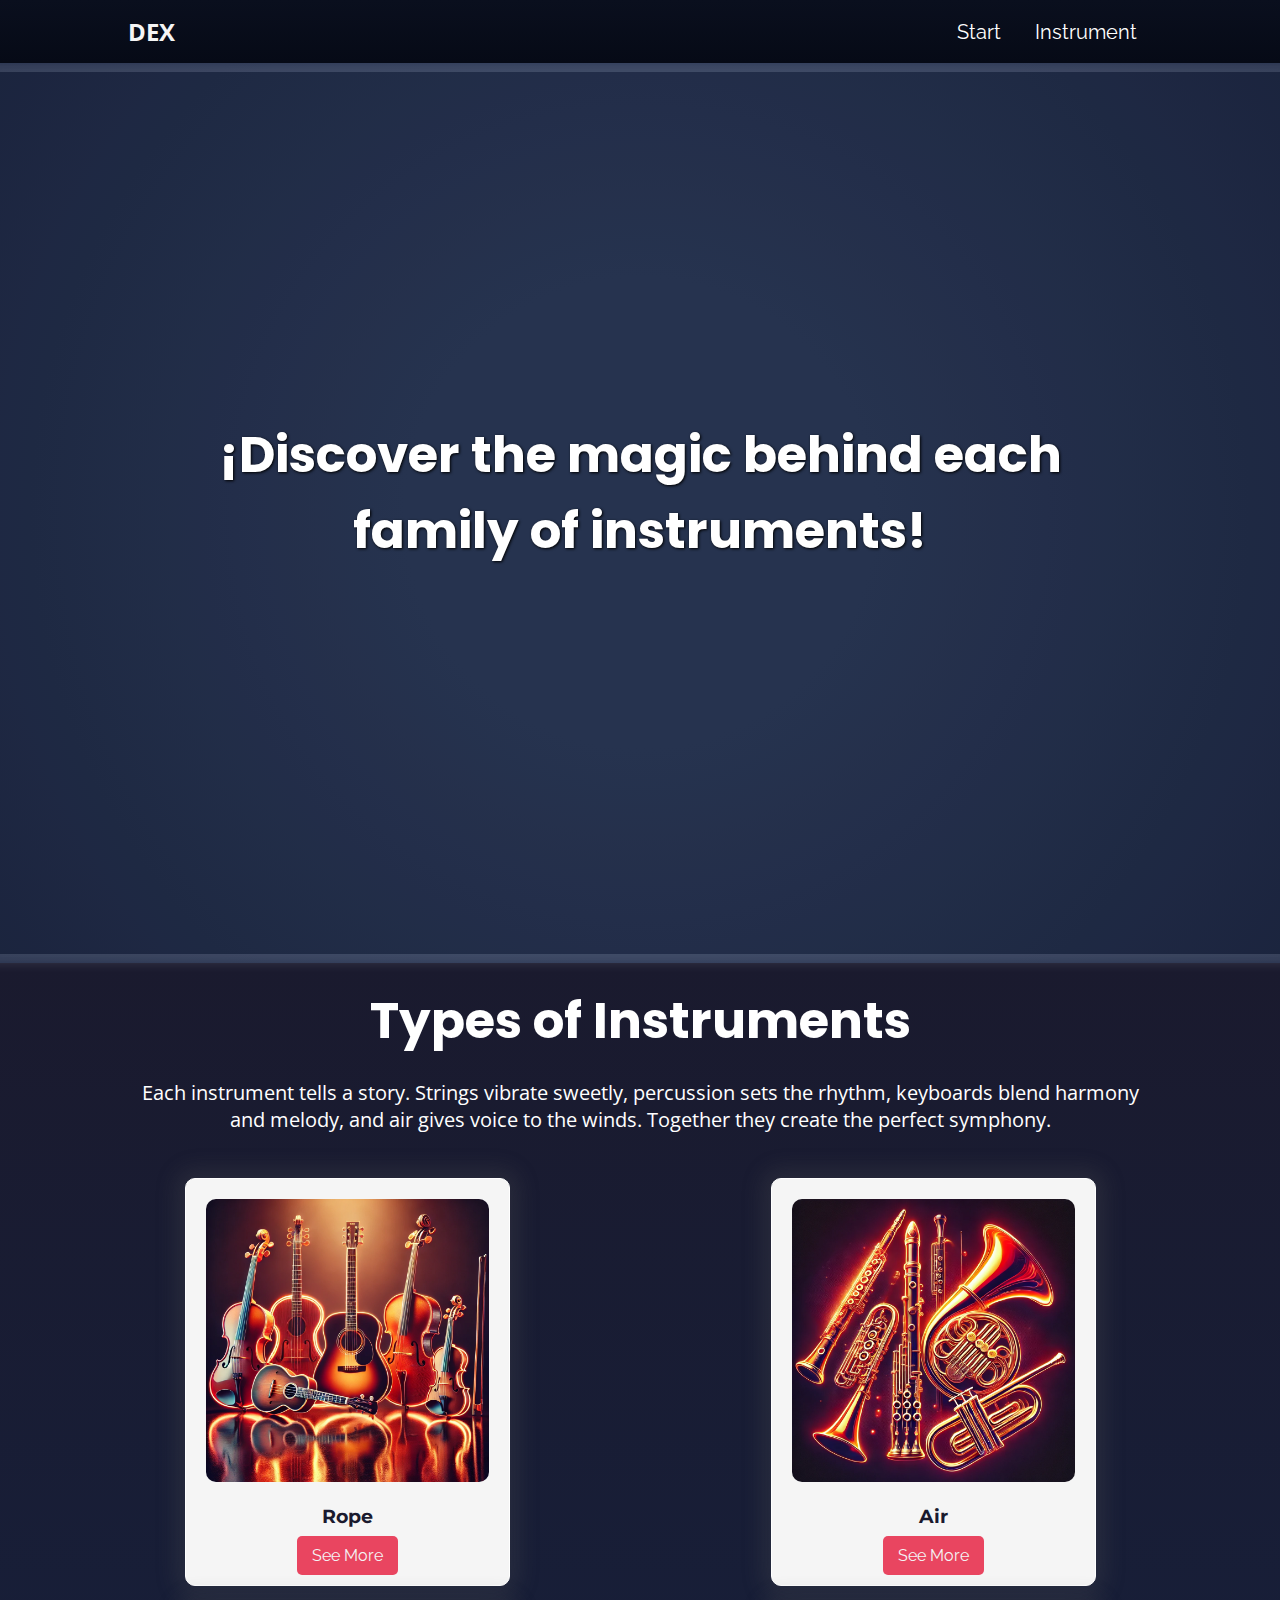
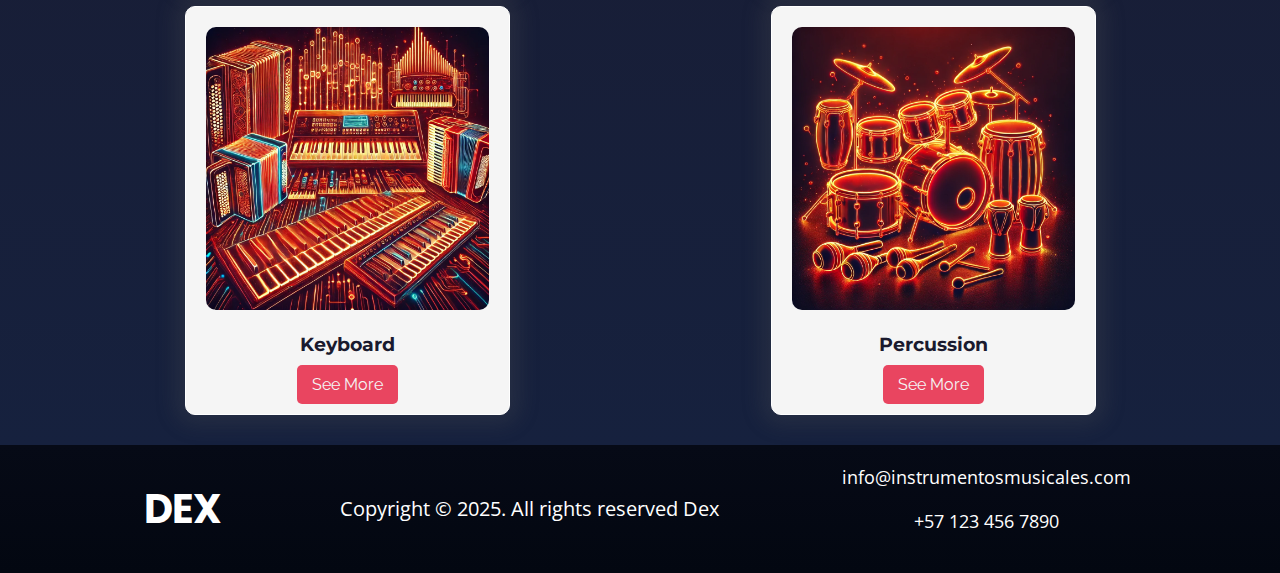
<file: index.html>
<!DOCTYPE html>
<html lang="en">

<head>
  <meta charset="UTF-8">
  <meta name="viewport" content="width=device-width, initial-scale=1.0">
  <title>Proyecto</title>
  <link rel="stylesheet" href="/css/index_style.css">
  <link rel="stylesheet" href="/css/style_global.css">
  <link rel="stylesheet" href="https://cdnjs.cloudflare.com/ajax/libs/animate.css/4.1.1/animate.min.css"/>

  <link rel="stylesheet" href="https://maxst.icons8.com/vue-static/landings/line-awesome/line-awesome/1.3.0/css/line-awesome.min.css">
</head>

<body>
  <nav>
    <div class="con_nav">
      <div class="texto_nav">
        <p class="nombre_nav">DEX</p>
      </div>
      <div class="links">
        <a class="link1" href="/html/index.html">Start</a>
        <a class="link2" href="#seccion2">Instrument</a>
      </div>
    </div>
  </nav>


  <div class="contenedor_princ">

    <!-- contenedor que contendra la informacion de bienvenida -->
    <div class="seccion1">
      <div class="cont1">
        <span class="titulo_sec1  animate__animated animate__bounceInLeft">
          <h1>¡Discover the magic behind each family of instruments!</h1>
        </span>
        <span class="animate__animated animate__backInLeft">
          <a href="#seccion2" class="las la-arrow-down"></a>
        </span>
      </div>
    </div>

    <!-- contenedor que contiene el texto sobre los instrumentos aver -->

    <div id="seccion2" class="seccion2">
      <div class="titulo_sec2">
        <h1>Types of Instruments</h1>
      </div>
      <div class="info_2">
        <p>Each instrument tells a story. Strings vibrate sweetly, percussion sets the rhythm, keyboards blend harmony
          and melody, and air gives voice to the winds. Together they create the perfect symphony.
        </p>
      </div>
      <div class="contenedor-cards">
        <div class="card animate__animated animate__fadeIn">
          <img class="imgen-card" src="/img/CUERDA.jpg" alt="Guitarra" />
          <div class="item">
            <h3>Rope</h3>
            <a href="/html/cuerda.html" class="boton">See More</a>
          </div>
        </div>
        <div class="card">
          <img class="imgen-card" src="/img/AIRE.jpg" alt="Trompeta" />
          <div class="item">
            <h3>Air</h3>
            <a href="/html/aire.html" class="boton">See More</a>
          </div>
        </div>
        <div class="card">
          <img class="imgen-card" src="/img/TECLADO.jpg" alt="Piano" />
          <div class="item">
            <h3>Keyboard</h3>
            <a href="/html/teclado.html" class="boton">See More</a>
          </div>
        </div>
        <div class="card">
          <img class="imgen-card" src="/img/PERCUSION.jpg" alt="Batería" />
          <div class="item">
            <h3>Percussion</h3>
            <a href="/html/percusion.html" class="boton">See More</a>
          </div>
        </div>
      </div>
    </div>


    <!--footer-->

    <footer>
      <div class="contenido_footer">
        <h1>DEX</h1>
        <div class="copy">
          <p>Copyright © 2025. All rights reserved Dex</p>
        </div>
        <div class="link_footer">
          <div class="contacto">
            <a class="las la-envelope">
              <p>info@instrumentosmusicales.com</p>
            </a>
            <a class="las la-phone">
              <p>+57 123 456 7890</p>
            </a>
          </div>
          <div class="redes">
            <a href="" class="lab la-instagram"></a>
            <a href="" class="lab la-facebook"></a>
            <a href="" class="lab la-twitter"></a>
            <a href="" class="lab la-youtube"></a>
          </div>
        </div>
      </div>
  </div>
  </footer>

  </div>
</body>

</html>
</file>
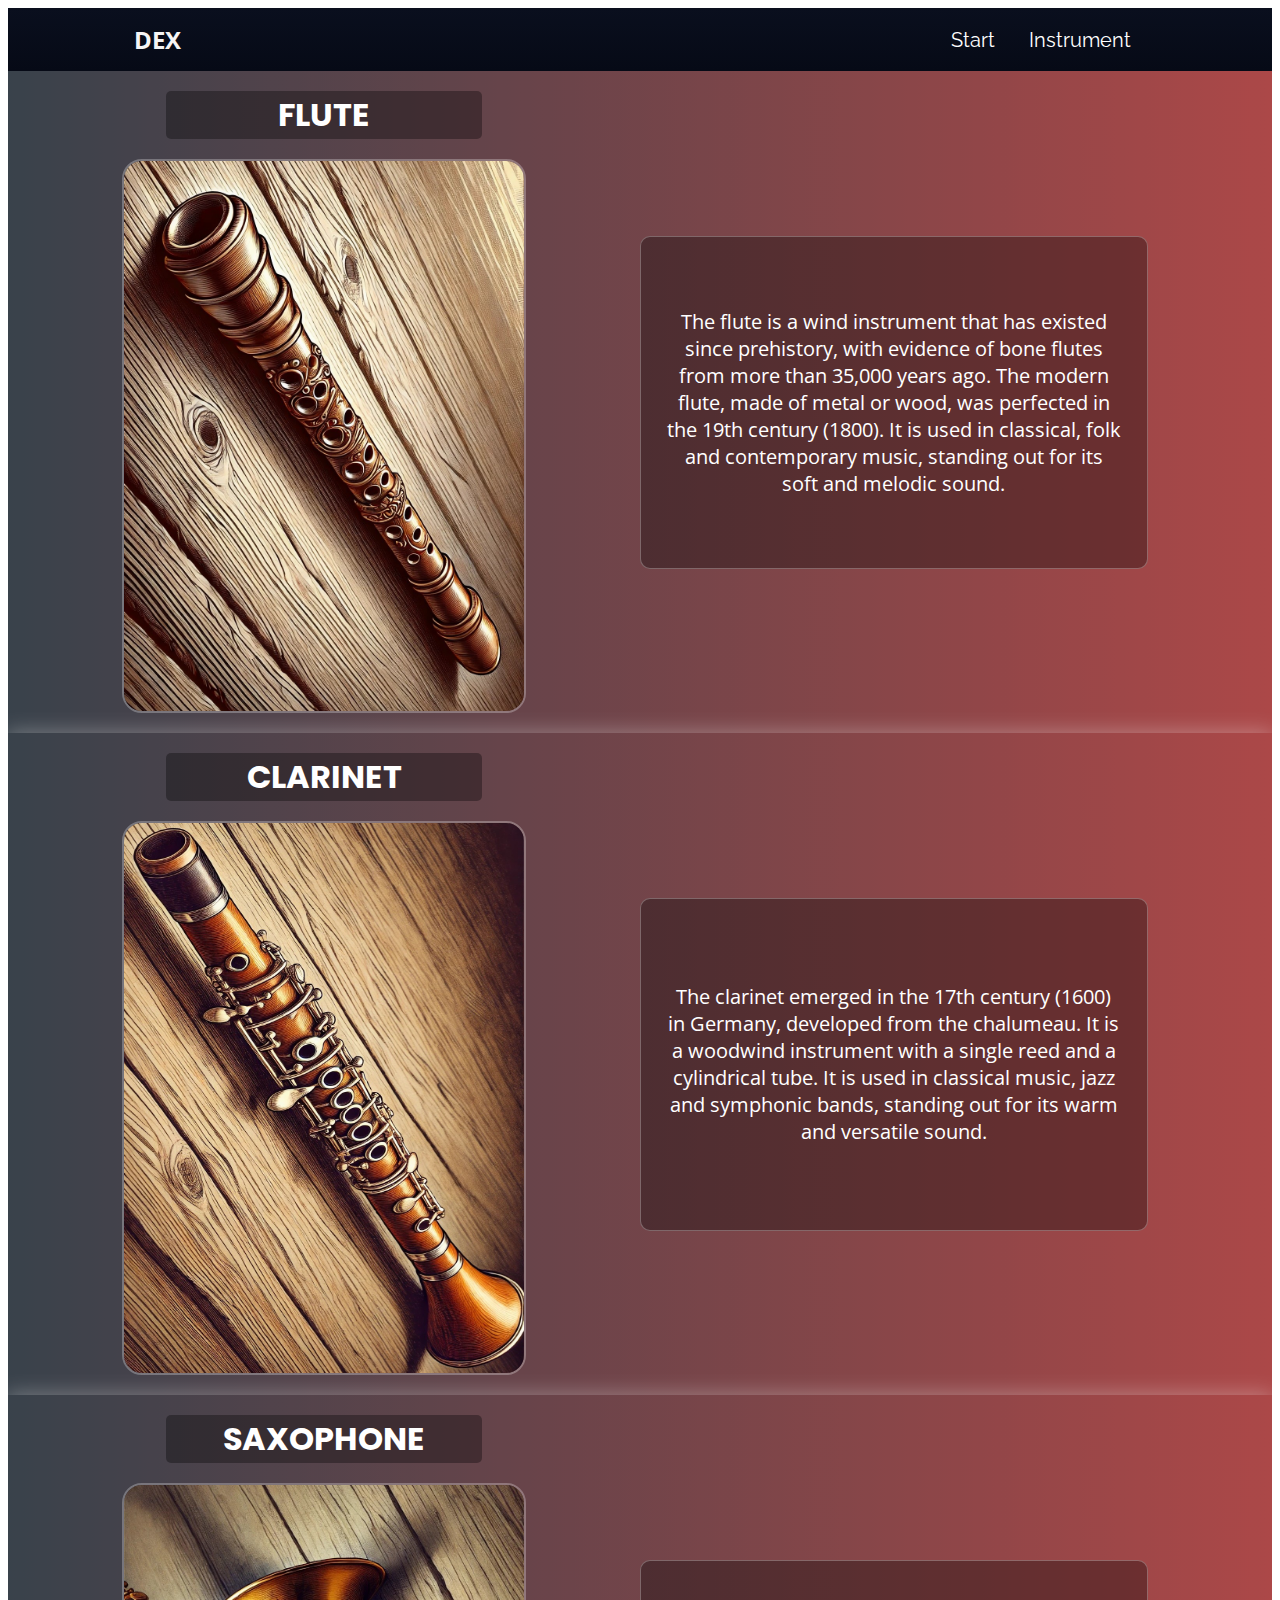
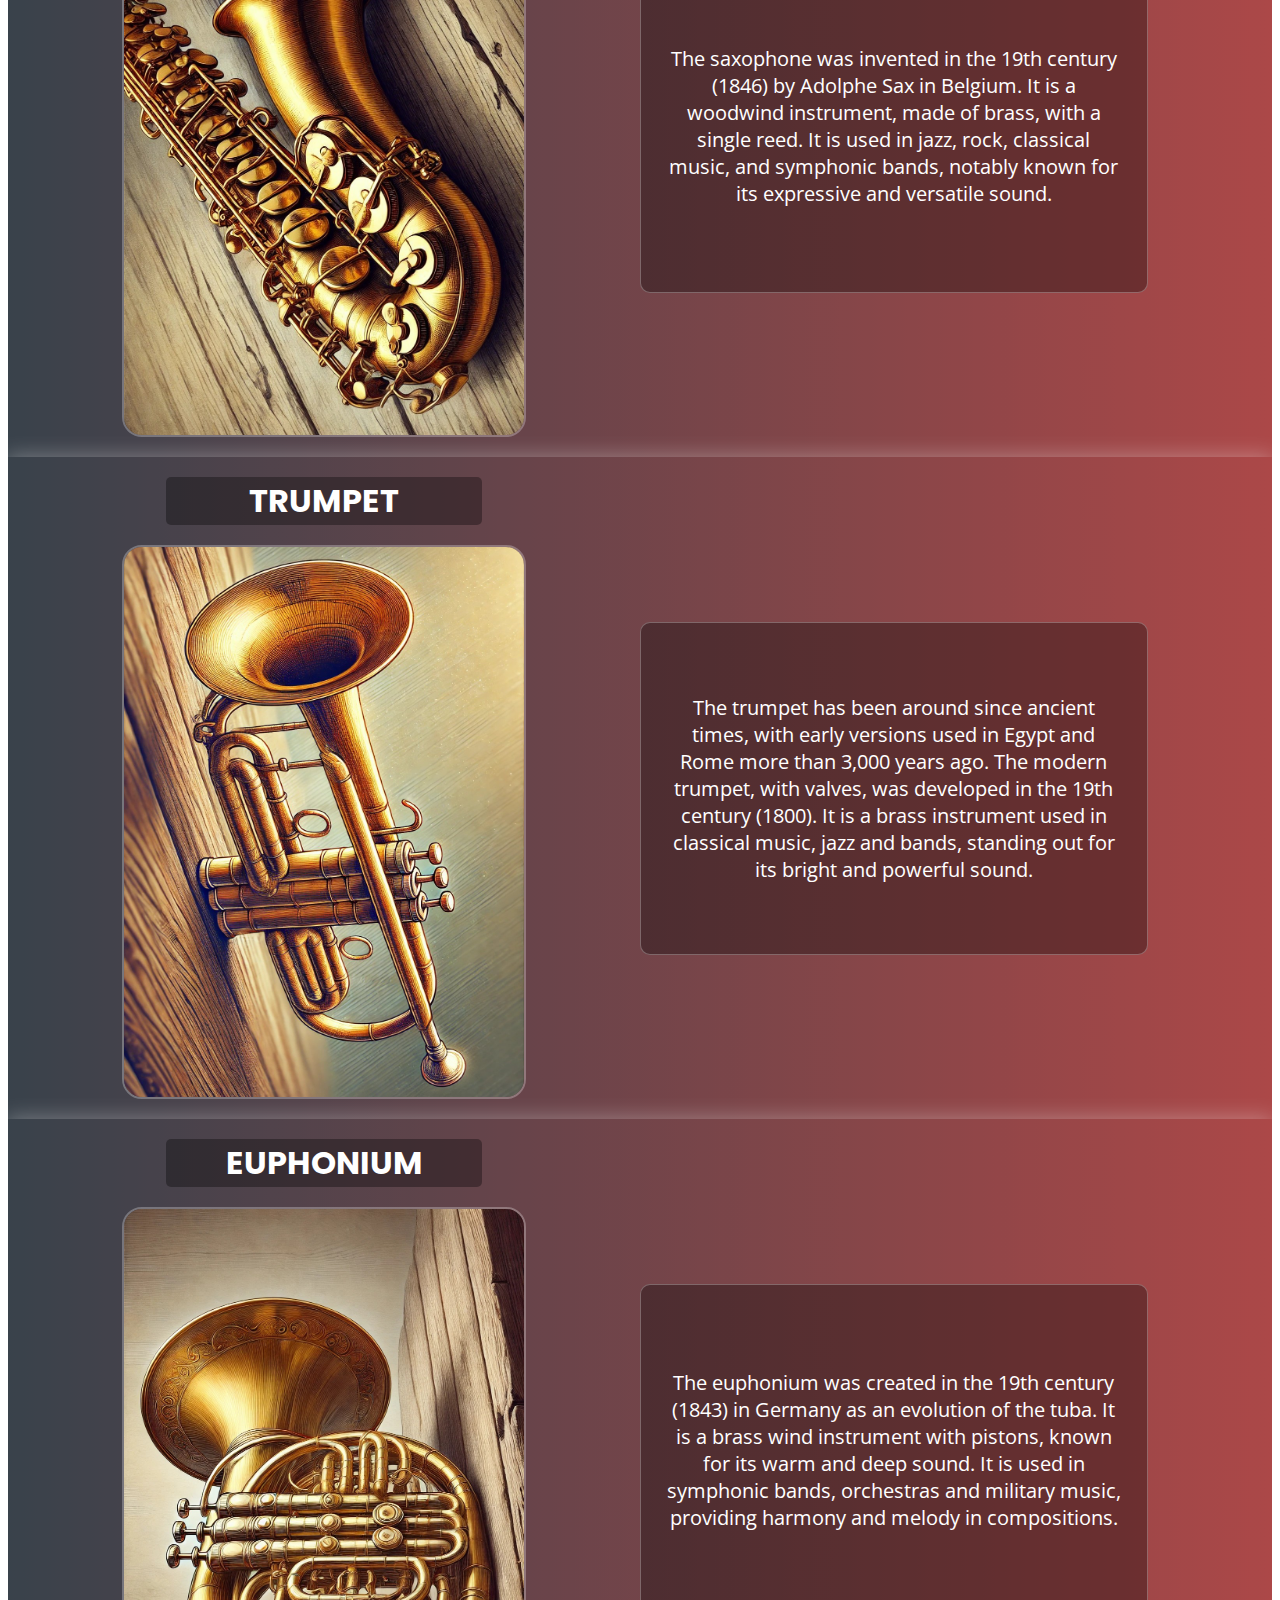
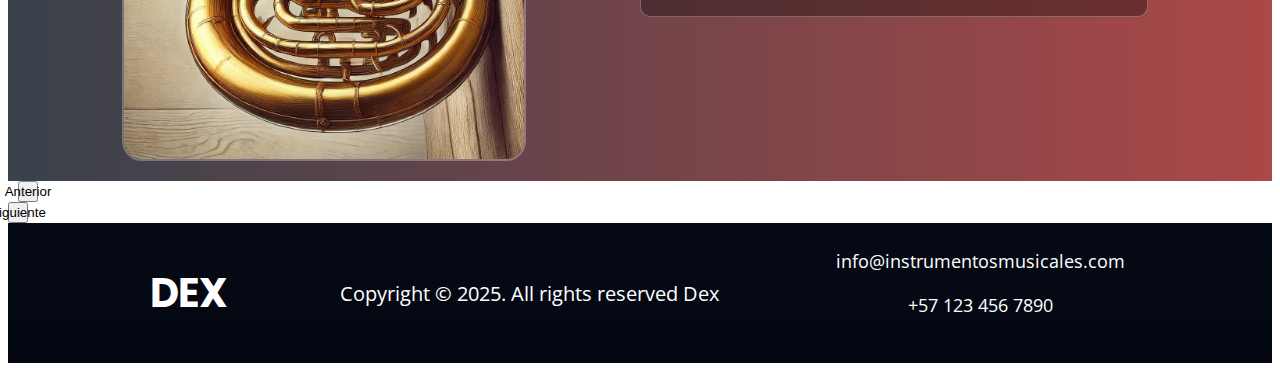
<file: html/aire.html>
<!DOCTYPE html>
<html lang="en">

<head>
    <meta charset="UTF-8">
    <meta name="viewport" content="width=device-width, initial-scale=1.0">
    <title>AIR</title>
    <script src="https://cdn.jsdelivr.net/npm/@popperjs/core@2.9.2/dist/umd/popper.min.js"
        integrity="sha384-IQsoLXl5PILFhosVNubq5LC7Qb9DXgDA9i+tQ8Zj3iwWAwPtgFTxbJ8NT4GN1R8p"
        crossorigin="anonymous"></script>
    <script src="https://cdn.jsdelivr.net/npm/bootstrap@5.0.2/dist/js/bootstrap.min.js"
        integrity="sha384-cVKIPhGWiC2Al4u+LWgxfKTRIcfu0JTxR+EQDz/bgldoEyl4H0zUF0QKbrJ0EcQF"
        crossorigin="anonymous"></script>
    <link href="https://cdn.jsdelivr.net/npm/bootstrap@5.0.2/dist/css/bootstrap.min.css" rel="stylesheet"
        integrity="sha384-EVSTQN3/azprG1Anm3QDgpJLIm9Nao0Yz1ztcQTwFspd3yD65VohhpuuCOmLASjC" crossorigin="anonymous">

    <link rel="stylesheet"
        href="https://maxst.icons8.com/vue-static/landings/line-awesome/line-awesome/1.3.0/css/line-awesome.min.css">
    <link rel="stylesheet" href="/css/style_carrusel.css">
    <link rel="stylesheet" href="/css/style_global.css">
</head>

<body>
    <nav>
        <div class="con_nav">
            <div class="texto_nav">
                <p class="nombre_nav">DEX</p>
            </div>
            <div class="links">
                <a class="link1" href="/index.html">Start</a>
                <a class="link2" href="/index.html#seccion2">Instrument</a>
            </div>
        </div>
    </nav>

    <div id="carouselExampleControls" class="carousel slide" data-bs-touch="true" data-bs-ride="false">
        <div class="carousel-inner">
            <div class="carousel-item active">
                <div class="cont_prin">
                    <div class="contenido_cuerda">
                        <div class="colum1">
                            <h1>FLUTE</h1>
                            <div class="imagen">
                                <img src="/img/aire/flauta_dulce.jpg" alt="">
                            </div>
                        </div>
                        <div class="colum2">
                            <div class="info">
                                <div class="texto">
                                    <p>
                                        The flute is a wind instrument that has existed since prehistory, with
                                        evidence of bone flutes from
                                        more than 35,000 years ago. The modern flute, made of metal or wood, was
                                        perfected in the 19th
                                        century (1800). It is used in classical, folk and contemporary music,
                                        standing out for its soft and melodic sound.
                                    </p>
                                </div>
                            </div>
                        </div>
                    </div>
                </div>
            </div>

            <div class="carousel-item">
                <div class="cont_prin">
                    <div class="contenido_cuerda">
                        <div class="colum1">
                            <h1>CLARINET</h1>
                            <div class="imagen">
                                <img src="/img/aire/clarinete.jpg" alt="">
                            </div>
                        </div>
                        <div class="colum2">
                            <div class="info">
                                <div class="texto">
                                    <p>
                                        The clarinet emerged in the 17th century (1600) in Germany, developed from
                                        the chalumeau. It is a
                                        woodwind instrument with a single reed and a cylindrical tube. It is used in
                                        classical music, jazz and
                                        symphonic bands,
                                        standing out for its warm and versatile sound.
                                    </p>
                                </div>
                            </div>
                        </div>
                    </div>
                </div>
            </div>

            <div class="carousel-item">
                <div class="cont_prin">
                    <div class="contenido_cuerda">
                        <div class="colum1">
                            <h1>SAXOPHONE</h1>
                            <div class="imagen">
                                <img src="/img/aire/saxofon.jpg" alt="">
                            </div>
                        </div>
                        <div class="colum2">
                            <div class="info">
                                <div class="texto">
                                    <p>
                                        The saxophone was invented in the 19th century (1846) by Adolphe Sax in
                                        Belgium. It is a woodwind instrument, made of brass, with a single reed. It is
                                        used in jazz, rock, classical music, and symphonic bands,
                                        notably known for its expressive and versatile sound.
                                    </p>
                                </div>
                            </div>
                        </div>
                    </div>
                </div>
            </div>

            <div class="carousel-item">
                <div class="cont_prin">
                    <div class="contenido_cuerda">
                        <div class="colum1">
                            <h1>TRUMPET</h1>
                            <div class="imagen">
                                <img  src="/img/aire/trompeta.jpg" alt="">
                            </div>
                        </div>
                        <div class="colum2">
                            <div class="info">
                                <div class="texto">
                                    <p>
                                        The trumpet has been around since ancient times, with early versions used in
                                        Egypt and Rome more than
                                        3,000 years ago. The modern trumpet, with valves, was developed in the
                                        19th century (1800). It
                                        is a brass instrument used in classical music,
                                        jazz and bands, standing out for its bright and powerful sound.
                                    </p>
                                </div>
                            </div>
                        </div>
                    </div>
                </div>
            </div>

            <div class="carousel-item">
                <div class="cont_prin">
                    <div class="contenido_cuerda">
                        <div class="colum1">
                            <h1>EUPHONIUM</h1>
                            <div class="imagen">
                                <img src="/img/aire/bombardin.jpg" alt="">
                            </div>
                        </div>
                        <div class="colum2">
                            <div class="info">
                                <div class="texto">
                                    <p>
                                        The euphonium was created in the 19th century (1843) in Germany as an
                                        evolution of the tuba. It is a
                                        brass wind instrument with pistons, known for its warm and deep sound. It is
                                        used in symphonic bands,
                                        orchestras and military music, providing harmony and melody in compositions.
                                    </p>
                                </div>
                            </div>
                        </div>
                    </div>
                </div>
            </div>

            <button class="carousel-control-prev" type="button" data-bs-target="#carouselExampleControls"
                data-bs-slide="prev">
                <i class="las la-angle-left"></i>
                <span class="visually-hidden">Anterior</span>
            </button>
            <button class="carousel-control-next" type="button" data-bs-target="#carouselExampleControls"
                data-bs-slide="next">
                <i class="las la-angle-right"></i>
                <span class="visually-hidden">Siguiente</span>
            </button>
        </div>


        <footer>
            <div class="contenido_footer">
                <h1>DEX</h1>
                <div class="copy">
                    <p>Copyright © 2025. All rights reserved Dex</p>
                </div>
                <div class="link_footer">
                    <div class="contacto">
                        <a class="las la-envelope">
                            <p>info@instrumentosmusicales.com</p>
                        </a>
                        <a class="las la-phone">
                            <p>+57 123 456 7890</p>
                        </a>
                    </div>
                    <div class="redes">
                        <a href="" class="lab la-instagram"></a>
                        <a href="" class="lab la-facebook"></a>
                        <a href="" class="lab la-twitter"></a>
                        <a href="" class="lab la-youtube"></a>
                    </div>
                </div>
            </div>
    </div>
    </footer>
</body>

</html>
</file>
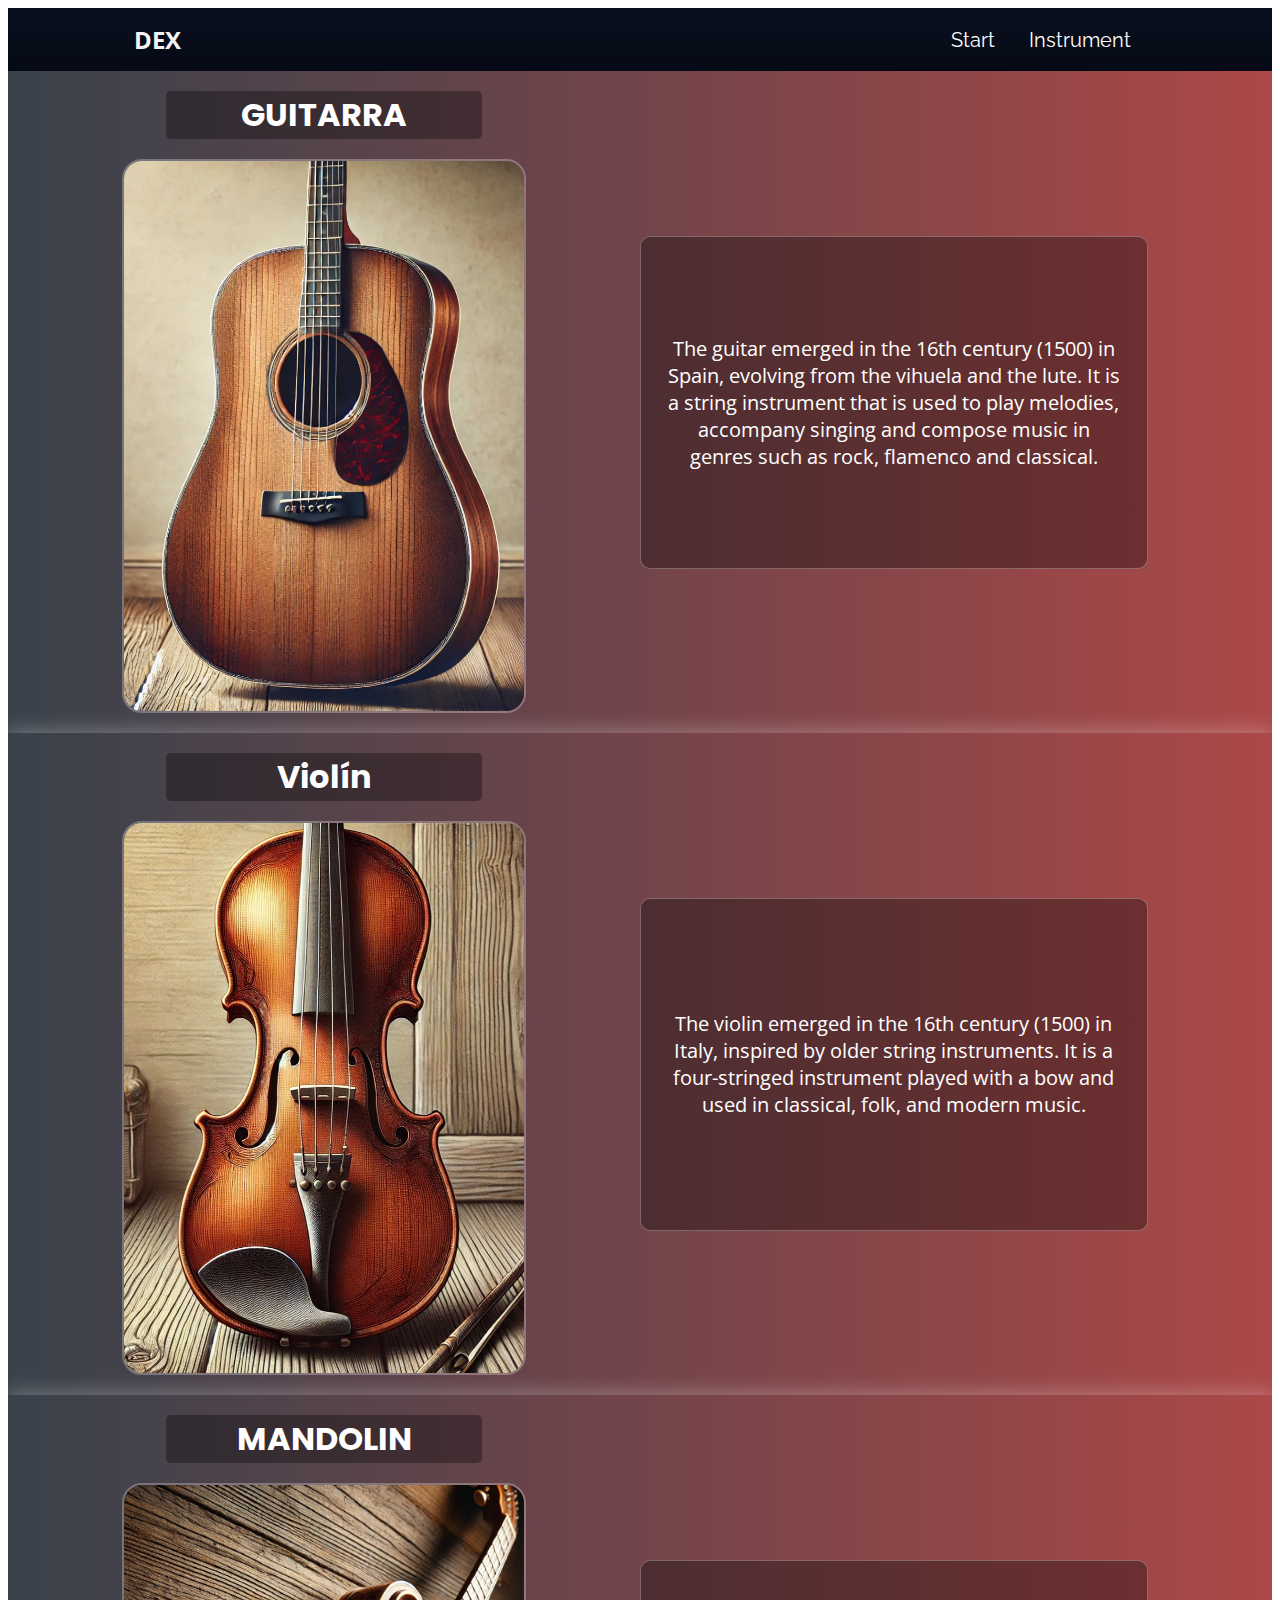
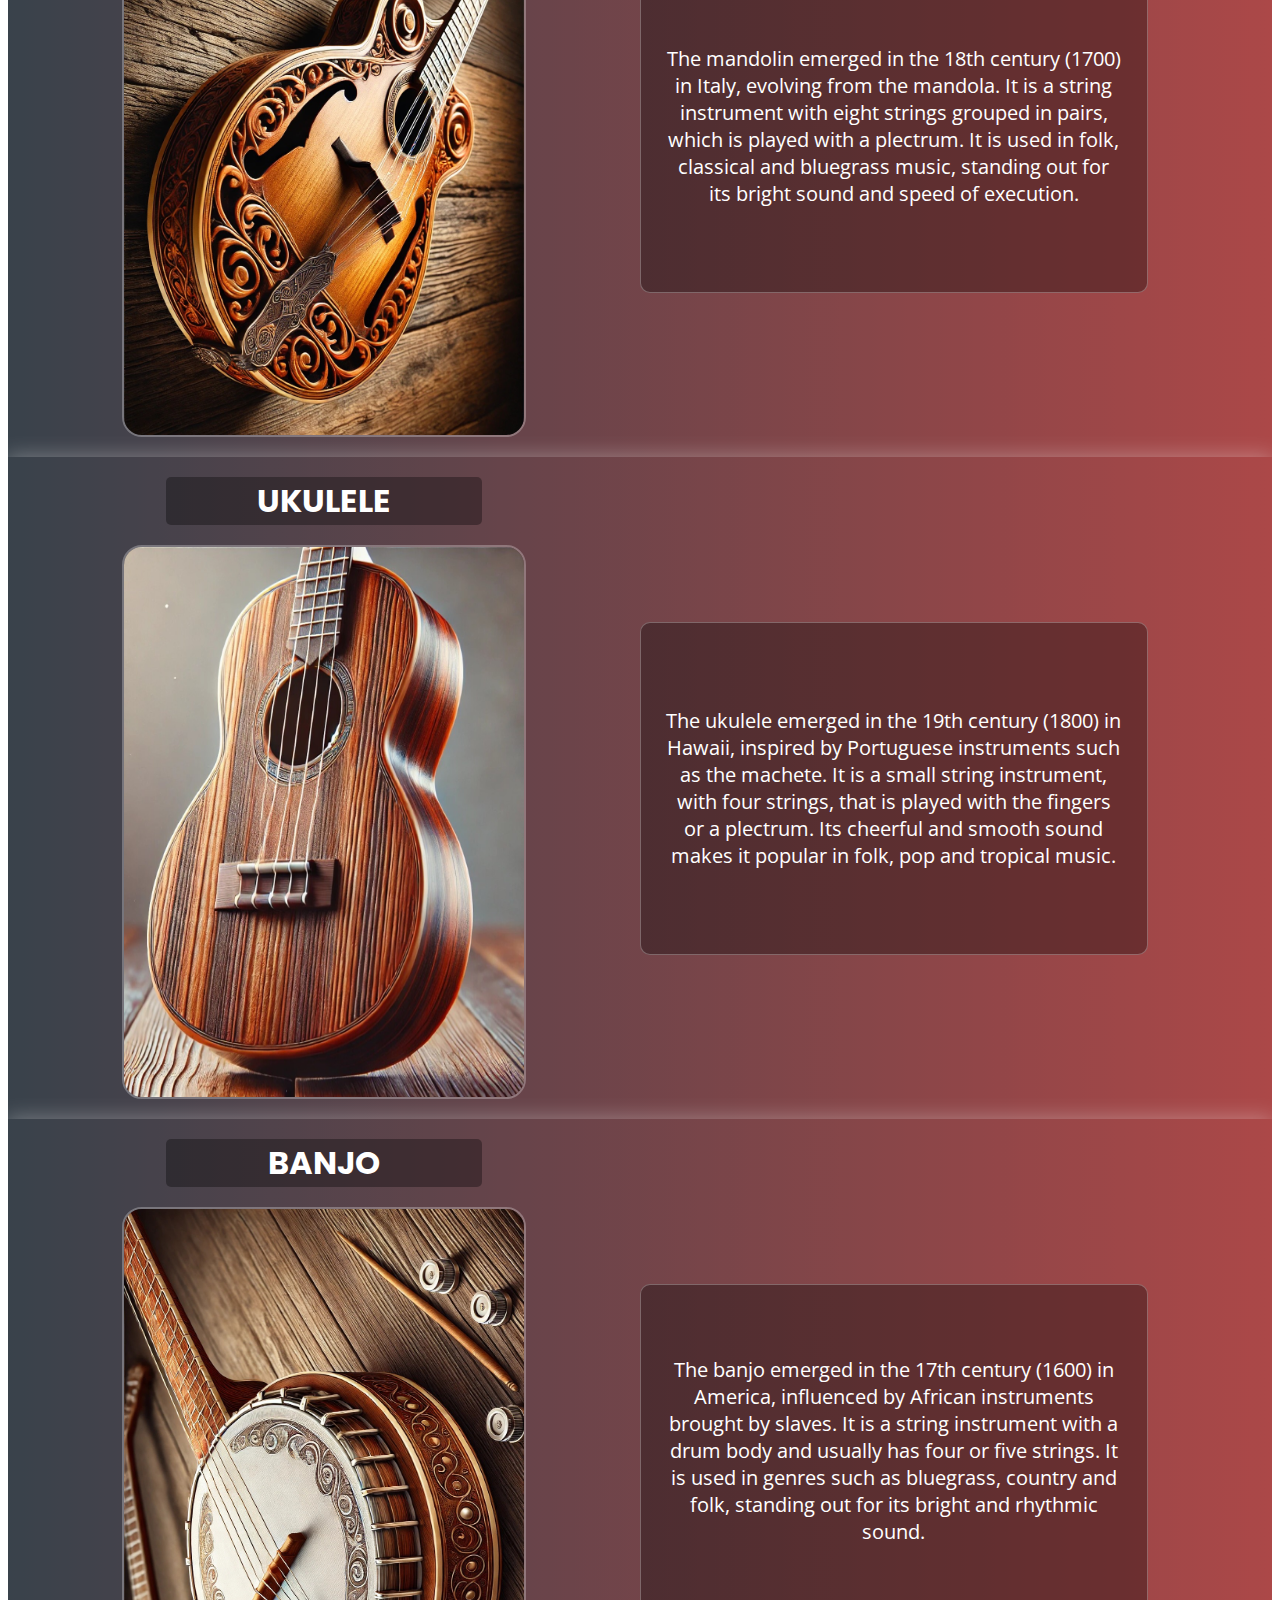
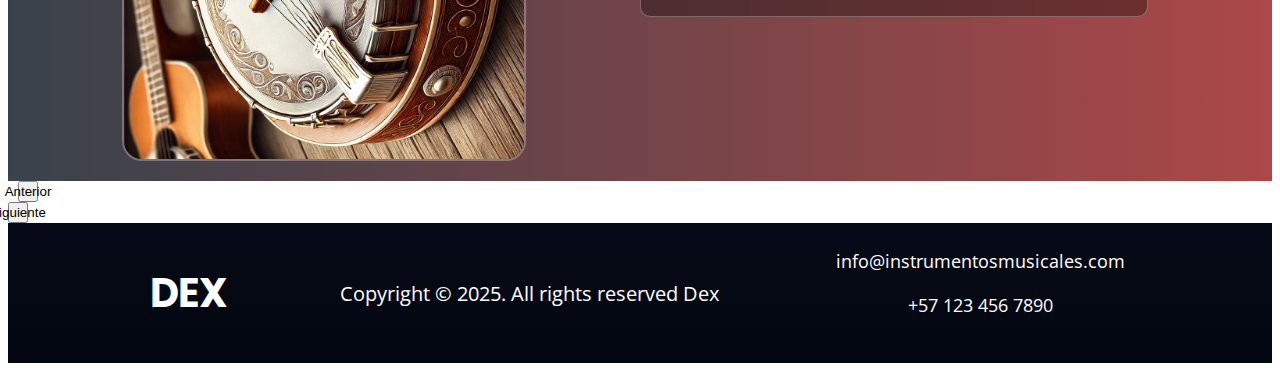
<file: html/cuerda.html>
<!DOCTYPE html>
<html lang="en">

<head>
    <meta charset="UTF-8">
    <meta name="viewport" content="width=device-width, initial-scale=1.0">
    <title>ROPE</title>
    <script src="https://cdn.jsdelivr.net/npm/@popperjs/core@2.9.2/dist/umd/popper.min.js"
        integrity="sha384-IQsoLXl5PILFhosVNubq5LC7Qb9DXgDA9i+tQ8Zj3iwWAwPtgFTxbJ8NT4GN1R8p"
        crossorigin="anonymous"></script>
    <script src="https://cdn.jsdelivr.net/npm/bootstrap@5.0.2/dist/js/bootstrap.min.js"
        integrity="sha384-cVKIPhGWiC2Al4u+LWgxfKTRIcfu0JTxR+EQDz/bgldoEyl4H0zUF0QKbrJ0EcQF"
        crossorigin="anonymous"></script>
    <link href="https://cdn.jsdelivr.net/npm/bootstrap@5.0.2/dist/css/bootstrap.min.css" rel="stylesheet"
        integrity="sha384-EVSTQN3/azprG1Anm3QDgpJLIm9Nao0Yz1ztcQTwFspd3yD65VohhpuuCOmLASjC" crossorigin="anonymous">

    <link rel="stylesheet"
        href="https://maxst.icons8.com/vue-static/landings/line-awesome/line-awesome/1.3.0/css/line-awesome.min.css">
    <link rel="stylesheet" href="/css/style_carrusel.css">
    <link rel="stylesheet" href="/css/style_global.css">
</head>

<body>
    <nav>
        <div class="con_nav">
            <div class="texto_nav">
                <p class="nombre_nav">DEX</p>
            </div>
            <div class="links">
                <a class="link1" href="/index.html">Start</a>
                <a class="link2" href="/index.html#seccion2">Instrument</a>
            </div>
        </div>
    </nav>

    <div id="carouselExampleControls" class="carousel slide" data-bs-touch="false" data-bs-ride="false">
        <div class="carousel-inner">
            <div class="carousel-item active">
                <div class="cont_prin">
                    <div class="contenido_cuerda">
                        <div class="colum1">
                            <h1>GUITARRA</h1>
                            <div class="imagen">
                                <img src="/img/cuerda/guitarra.png" alt="">
                            </div>
                        </div>
                        <div class="colum2">

                            <div class="info">
                                <div class="texto">
                                    <p>
                                        The guitar emerged in the 16th century (1500) in Spain, evolving from the
                                        vihuela
                                        and the lute.
                                        It is a string instrument that is used to play melodies,
                                        accompany singing and compose music in genres such as rock, flamenco and
                                        classical.
                                    </p>
                                </div>
                            </div>
                        </div>
                    </div>
                </div>
            </div>

            <div class="carousel-item">
                <div class="cont_prin">
                    <div class="contenido_cuerda">
                        <div class="colum1">
                            <h1>Violín</h1>
                            <div class="imagen">
                                <img src="/img/cuerda/violin.jpg" alt="">
                            </div>
                        </div>
                        <div class="colum2">
                            <div class="info">
                                <div class="texto">
                                    <p>
                                        The violin emerged in the 16th century (1500) in Italy, inspired by older string
                                        instruments. It is a
                                        four-stringed instrument played with a bow and used in classical,
                                        folk, and modern music.
                                    </p>
                                </div>
                            </div>
                        </div>
                    </div>
                </div>
            </div>

            <div class="carousel-item">
                <div class="cont_prin">
                    <div class="contenido_cuerda">
                        <div class="colum1">
                            <h1>MANDOLIN</h1>
                            <div class="imagen">
                                <img src="/img/cuerda/mandolina.jpg" alt="">
                            </div>
                        </div>
                        <div class="colum2">
                            <div class="info">
                                <div class="texto">
                                    <p>
                                        The mandolin emerged in the 18th century (1700) in Italy, evolving from the
                                        mandola. It is a string
                                        instrument with eight strings grouped in pairs, which is played with a plectrum.
                                        It is used in folk,
                                        classical and bluegrass music,
                                        standing out for its bright sound and speed of execution.
                                    </p>
                                </div>
                            </div>
                        </div>
                    </div>
                </div>
            </div>

            <div class="carousel-item">
                <div class="cont_prin">
                    <div class="contenido_cuerda">
                        <div class="colum1">
                            <h1>UKULELE</h1>
                            <div class="imagen">
                                <img src="/img/cuerda/ukelele.jpg" alt="">
                            </div>
                        </div>
                        <div class="colum2">
                            <div class="info">
                                <div class="texto">
                                    <p>
                                        The ukulele emerged in the 19th century (1800) in Hawaii, inspired by Portuguese
                                        instruments such as the
                                        machete. It is a small string instrument, with four strings, that is played with
                                        the fingers or a
                                        plectrum.
                                        Its cheerful and smooth sound makes it popular in folk, pop and tropical music.
                                    </p>
                                </div>
                            </div>
                        </div>
                    </div>
                </div>
            </div>

            <div class="carousel-item">
                <div class="cont_prin">
                    <div class="contenido_cuerda">
                        <div class="colum1">
                            <h1>BANJO</h1>
                            <div class="imagen">
                                <img src="/img/cuerda/banjo.jpg" alt="">
                            </div>
                        </div>
                        <div class="colum2">
                            <div class="info">
                                <div class="texto">
                                    <p>
                                        The banjo emerged in the 17th century (1600) in America, influenced by
                                        African instruments brought by
                                        slaves. It is a string instrument with a drum body and usually has four or five
                                        strings. It is used in
                                        genres such as bluegrass,
                                        country and folk, standing out for its bright and rhythmic sound.
                                    </p>
                                </div>
                            </div>
                        </div>
                    </div>
                </div>
            </div>

            <button class="carousel-control-prev" type="button" data-bs-target="#carouselExampleControls"
                data-bs-slide="prev">
                <i class="las la-angle-left"></i>
                <span class="visually-hidden">Anterior</span>
            </button>
            <button class="carousel-control-next" type="button" data-bs-target="#carouselExampleControls"
                data-bs-slide="next">
                <i class="las la-angle-right"></i>
                <span class="visually-hidden">Siguiente</span>
            </button>
        </div>
    </div>

    <footer>
        <div class="contenido_footer">
            <h1>DEX</h1>
            <div class="copy">
                <p>Copyright © 2025. All rights reserved Dex</p>
            </div>
            <div class="link_footer">
                <div class="contacto">
                    <a class="las la-envelope">
                        <p>info@instrumentosmusicales.com</p>
                    </a>
                    <a class="las la-phone">
                        <p>+57 123 456 7890</p>
                    </a>
                </div>
                <div class="redes">
                    <a href="" class="lab la-instagram"></a>
                    <a href="" class="lab la-facebook"></a>
                    <a href="" class="lab la-twitter"></a>
                    <a href="" class="lab la-youtube"></a>
                </div>
            </div>
        </div>

    </footer>
</body>

</html>
</file>
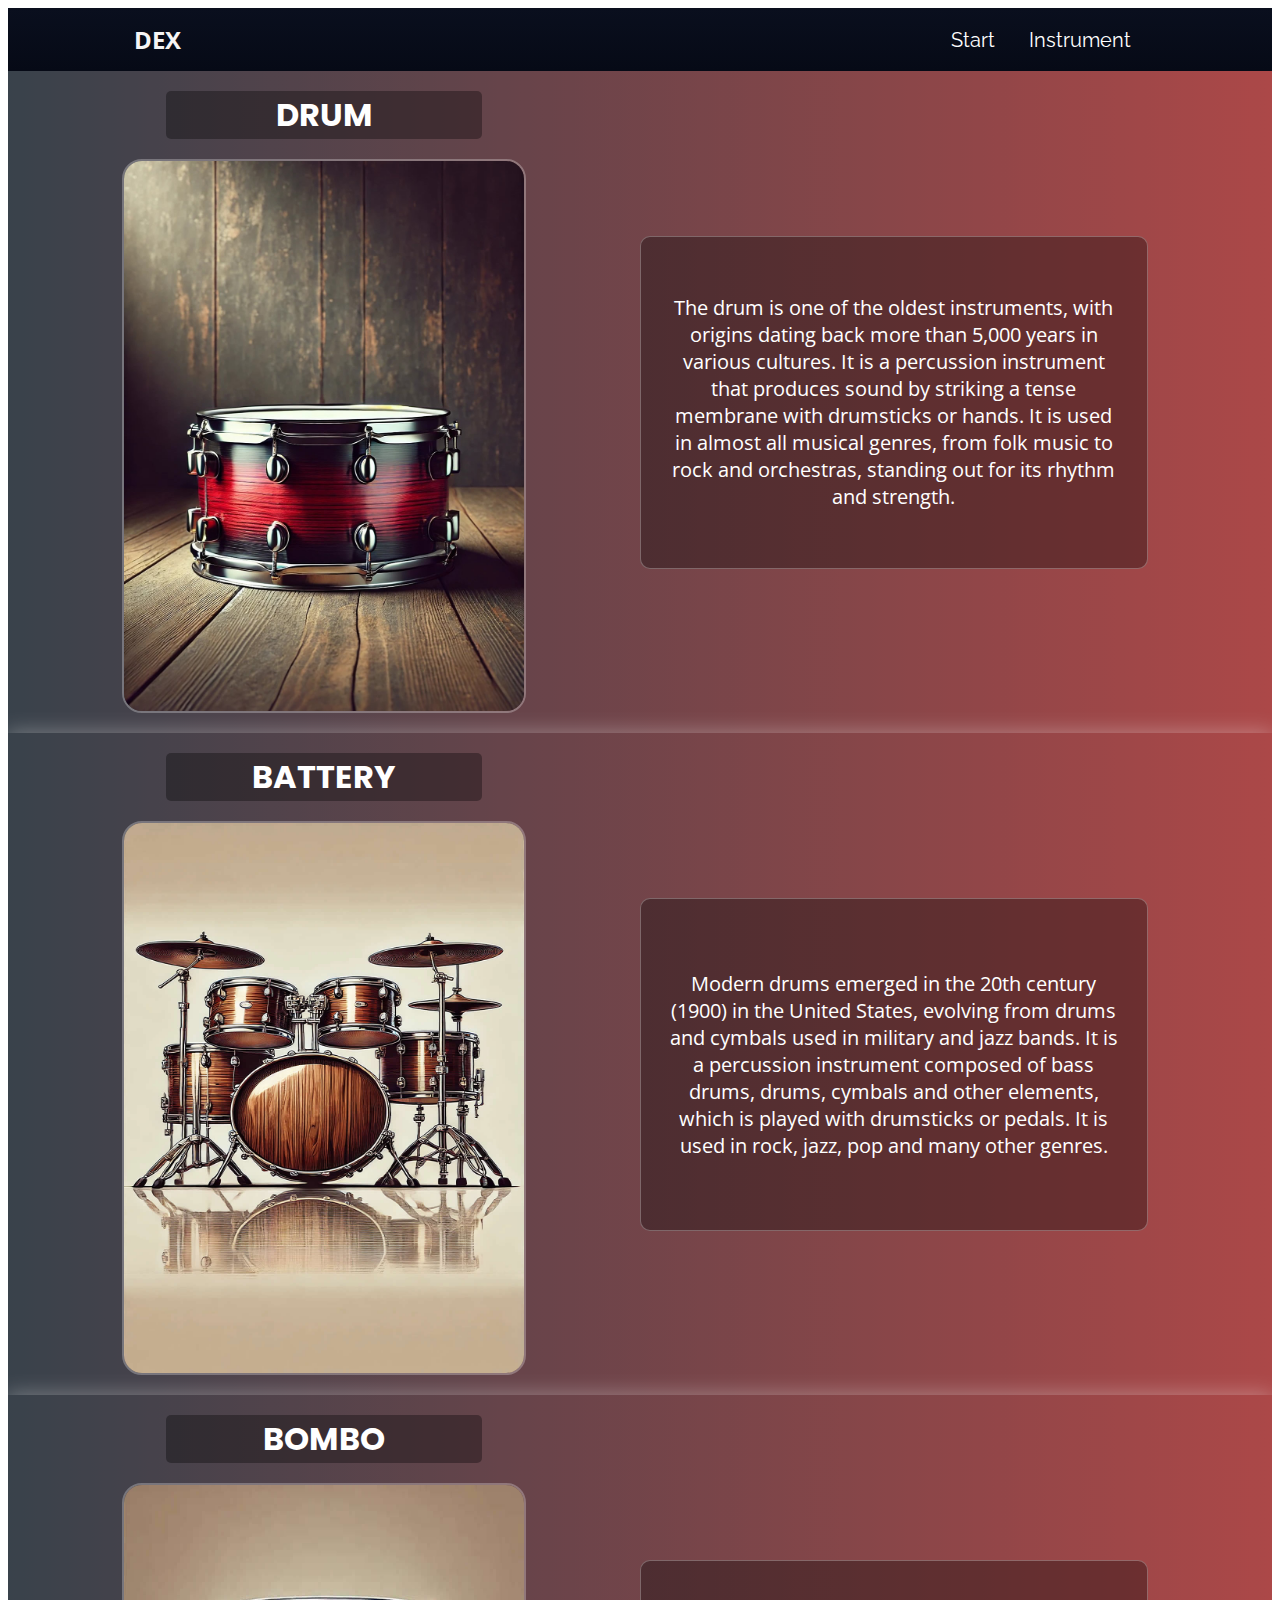
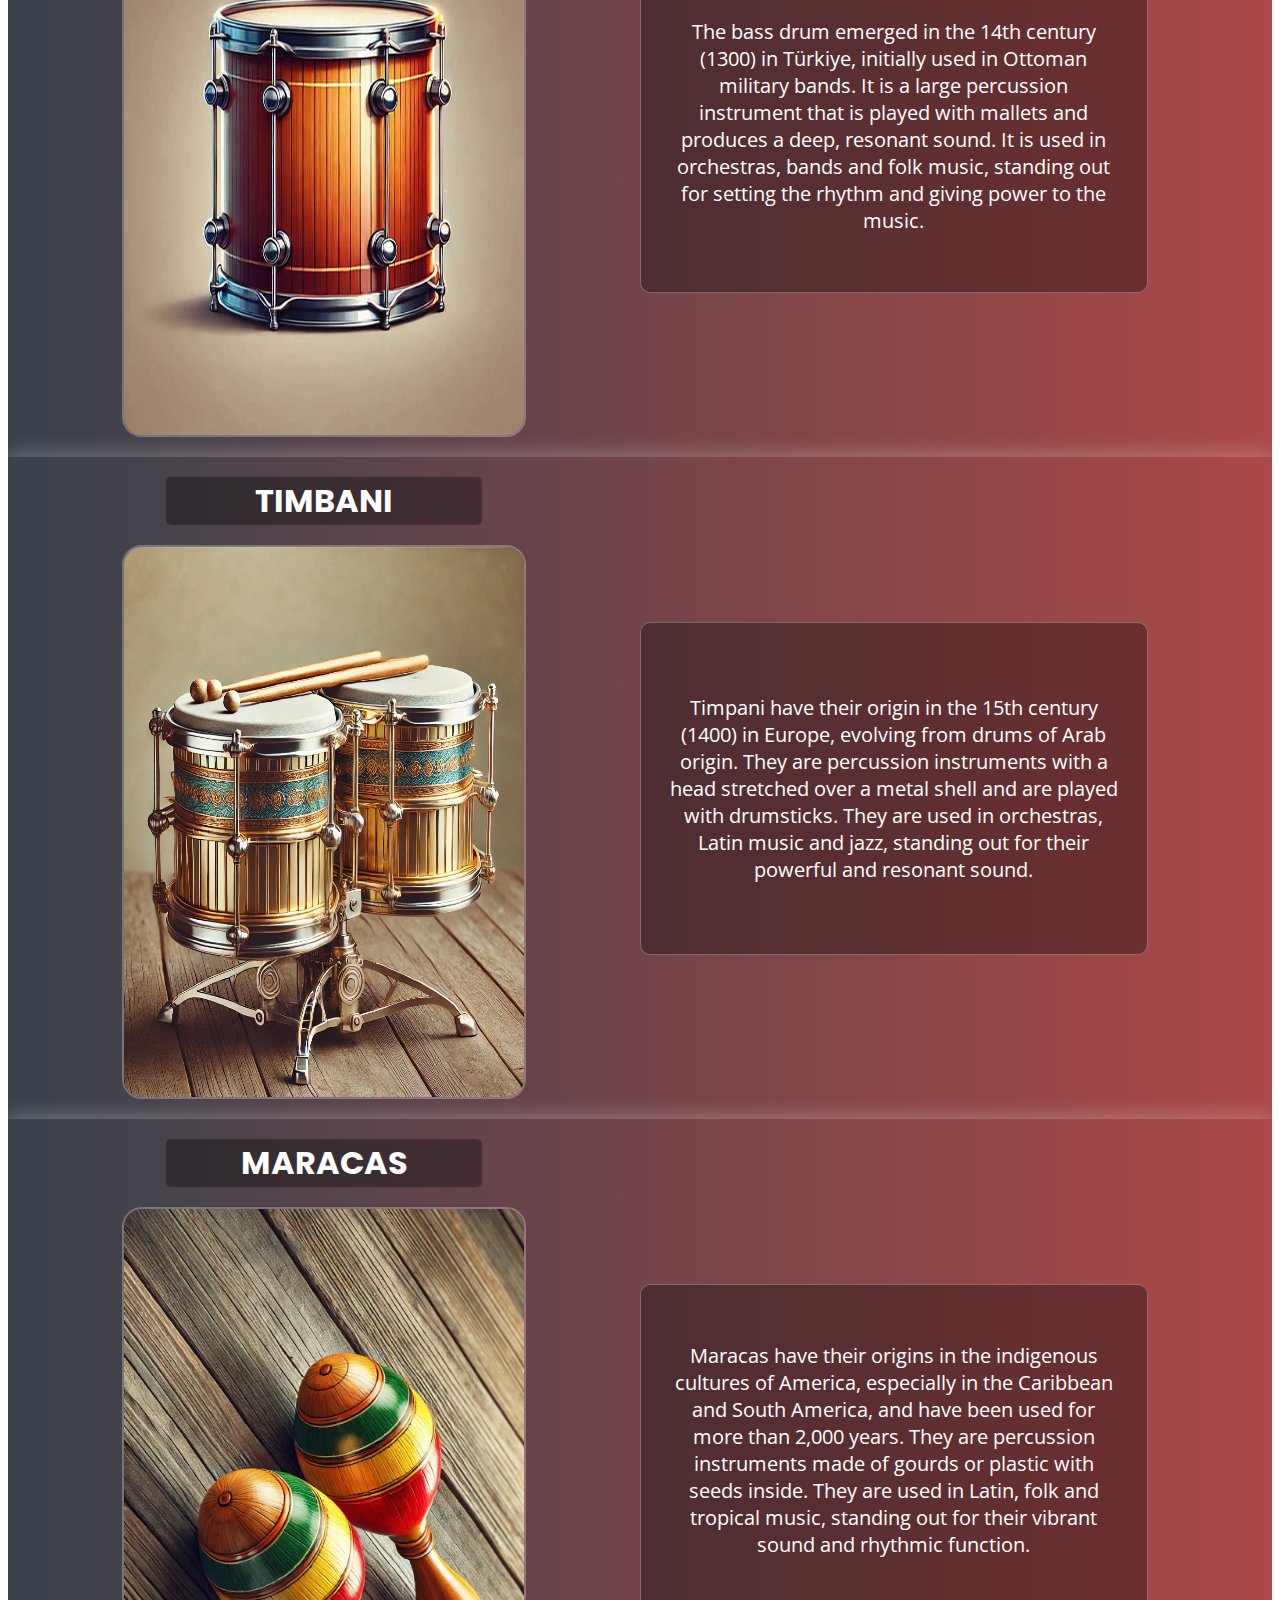
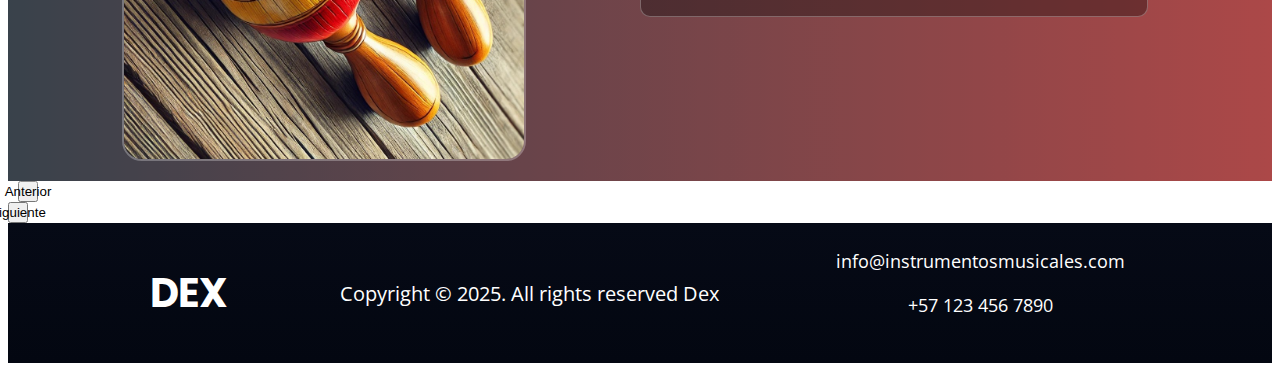
<file: html/percusion.html>
<!DOCTYPE html>
<html lang="en">

<head>
    <meta charset="UTF-8">
    <meta name="viewport" content="width=device-width, initial-scale=1.0">
    <title>PERCUSSION</title>
    <script src="https://cdn.jsdelivr.net/npm/@popperjs/core@2.9.2/dist/umd/popper.min.js"
        integrity="sha384-IQsoLXl5PILFhosVNubq5LC7Qb9DXgDA9i+tQ8Zj3iwWAwPtgFTxbJ8NT4GN1R8p"
        crossorigin="anonymous"></script>
    <script src="https://cdn.jsdelivr.net/npm/bootstrap@5.0.2/dist/js/bootstrap.min.js"
        integrity="sha384-cVKIPhGWiC2Al4u+LWgxfKTRIcfu0JTxR+EQDz/bgldoEyl4H0zUF0QKbrJ0EcQF"
        crossorigin="anonymous"></script>
    <link href="https://cdn.jsdelivr.net/npm/bootstrap@5.0.2/dist/css/bootstrap.min.css" rel="stylesheet"
        integrity="sha384-EVSTQN3/azprG1Anm3QDgpJLIm9Nao0Yz1ztcQTwFspd3yD65VohhpuuCOmLASjC" crossorigin="anonymous">

    <link rel="stylesheet"
        href="https://maxst.icons8.com/vue-static/landings/line-awesome/line-awesome/1.3.0/css/line-awesome.min.css">
    <link rel="stylesheet" href="/css/style_carrusel.css">
    <link rel="stylesheet" href="/css/style_global.css">
</head>

<body>
    <nav>
        <div class="con_nav">
            <div class="texto_nav">
                <p class="nombre_nav">DEX</p>
            </div>
            <div class="links">
                <a class="link1" href="/index.html">Start</a>
                <a class="link2" href="/index.html#seccion2">Instrument</a>
            </div>
        </div>
    </nav>

    <div id="carouselExampleControls" class="carousel slide" data-bs-touch="true" data-bs-ride="false">
        <div class="carousel-inner">
            <div class="carousel-item active">
                <div class="cont_prin">
                    <div class="contenido_cuerda">
                        <div class="colum1">
                            <h1>DRUM</h1>
                            <div class="imagen">
                                <img src="/img/percusion/tambor.jpg" alt="">
                            </div>
                        </div>
                        <div class="colum2">
                            <div class="info">
                                <div class="texto">
                                    <p>
                                        The drum is one of the oldest instruments, with origins dating back more than 5,000 years in various cultures. It is a percussion instrument that produces sound by striking a tense membrane with drumsticks or hands. It is used in almost all musical genres, from folk music to rock and orchestras, standing out for its rhythm and strength.
                                    </p>
                                </div>
                            </div>
                        </div>
                    </div>
                </div>
            </div>

            <div class="carousel-item">
                <div class="cont_prin">
                    <div class="contenido_cuerda">
                        <div class="colum1">
                            <h1>BATTERY</h1>
                            <div class="imagen">
                                <img src="/img/percusion/bateria.jpg" alt="">
                            </div>
                        </div>
                        <div class="colum2">
                            <div class="info">
                                <div class="texto">
                                    <p>
                                        Modern drums emerged in the 20th century (1900) in the United States, evolving from drums and cymbals used in military and jazz bands. It is a percussion instrument composed of bass drums, drums, cymbals and other elements, which is played with drumsticks or pedals. It is used in rock, jazz, pop and many other genres.
                                    </p>
                                </div>
                            </div>
                        </div>
                    </div>
                </div>
            </div>

            <div class="carousel-item">
                <div class="cont_prin">
                    <div class="contenido_cuerda">
                        <div class="colum1">
                            <h1>BOMBO</h1>
                            <div class="imagen">
                                <img src="/img/percusion/bombo1.jpg" alt="">
                                
                            </div>
                        </div>
                        <div class="colum2">
                            <div class="info">
                                <div class="texto">
                                    <p>
                                        The bass drum emerged in the 14th century (1300) in Türkiye, initially used in Ottoman military bands. It is a large percussion instrument that is played with mallets and produces a deep, resonant sound. It is used in orchestras, bands and folk music, standing out for setting the rhythm and giving power to the music.
                                    </p>
                                </div>
                            </div>
                        </div>
                    </div>
                </div>
            </div>

            <div class="carousel-item">
                <div class="cont_prin">
                    <div class="contenido_cuerda">
                        <div class="colum1">
                            <h1>TIMBANI</h1>
                            <div class="imagen">
                                <img  src="/img/percusion/timbales.jpg" alt="">
                            </div>
                        </div>
                        <div class="colum2">
                            <div class="info">
                                <div class="texto">
                                    <p>
                                        Timpani have their origin in the 15th century (1400) in Europe, evolving from drums of Arab origin. They are percussion instruments with a head stretched over a metal shell and are played with drumsticks. They are used in orchestras, Latin music and jazz, standing out for their powerful and resonant sound.
                                    
                                    </p>
                                </div>
                            </div>
                        </div>
                    </div>
                </div>
            </div>

            <div class="carousel-item">
                <div class="cont_prin">
                    <div class="contenido_cuerda">
                        <div class="colum1">
                            <h1>MARACAS</h1>
                            <div class="imagen">
                                <img src="/img/percusion/maracas.jpg" alt="">
                            </div>
                        </div>
                        <div class="colum2">
                            <div class="info">
                                <div class="texto">
                                    <p>
                                        Maracas have their origins in the indigenous cultures of America, especially in the Caribbean and South America, and have been used for more than 2,000 years. They are percussion instruments made of gourds or plastic with seeds inside. They are used in Latin, folk and tropical music, standing out for their vibrant sound and rhythmic function.
                                        
                                    </p>
                                </div>
                            </div>
                        </div>
                    </div>
                </div>
            </div>

            <button class="carousel-control-prev" type="button" data-bs-target="#carouselExampleControls"
                data-bs-slide="prev">
                <i class="las la-angle-left"></i>
                <span class="visually-hidden">Anterior</span>
            </button>
            <button class="carousel-control-next" type="button" data-bs-target="#carouselExampleControls"
                data-bs-slide="next">
                <i class="las la-angle-right"></i>
                <span class="visually-hidden">Siguiente</span>
            </button>
        </div>


        <footer>
            <div class="contenido_footer">
                <h1>DEX</h1>
                <div class="copy">
                    <p>Copyright © 2025. All rights reserved Dex</p>
                </div>
                <div class="link_footer">
                    <div class="contacto">
                        <a class="las la-envelope">
                            <p>info@instrumentosmusicales.com</p>
                        </a>
                        <a class="las la-phone">
                            <p>+57 123 456 7890</p>
                        </a>
                    </div>
                    <div class="redes">
                        <a href="" class="lab la-instagram"></a>
                        <a href="" class="lab la-facebook"></a>
                        <a href="" class="lab la-twitter"></a>
                        <a href="" class="lab la-youtube"></a>
                    </div>
                </div>
            </div>
    </div>
    </footer>
</body>

</html>
</file>
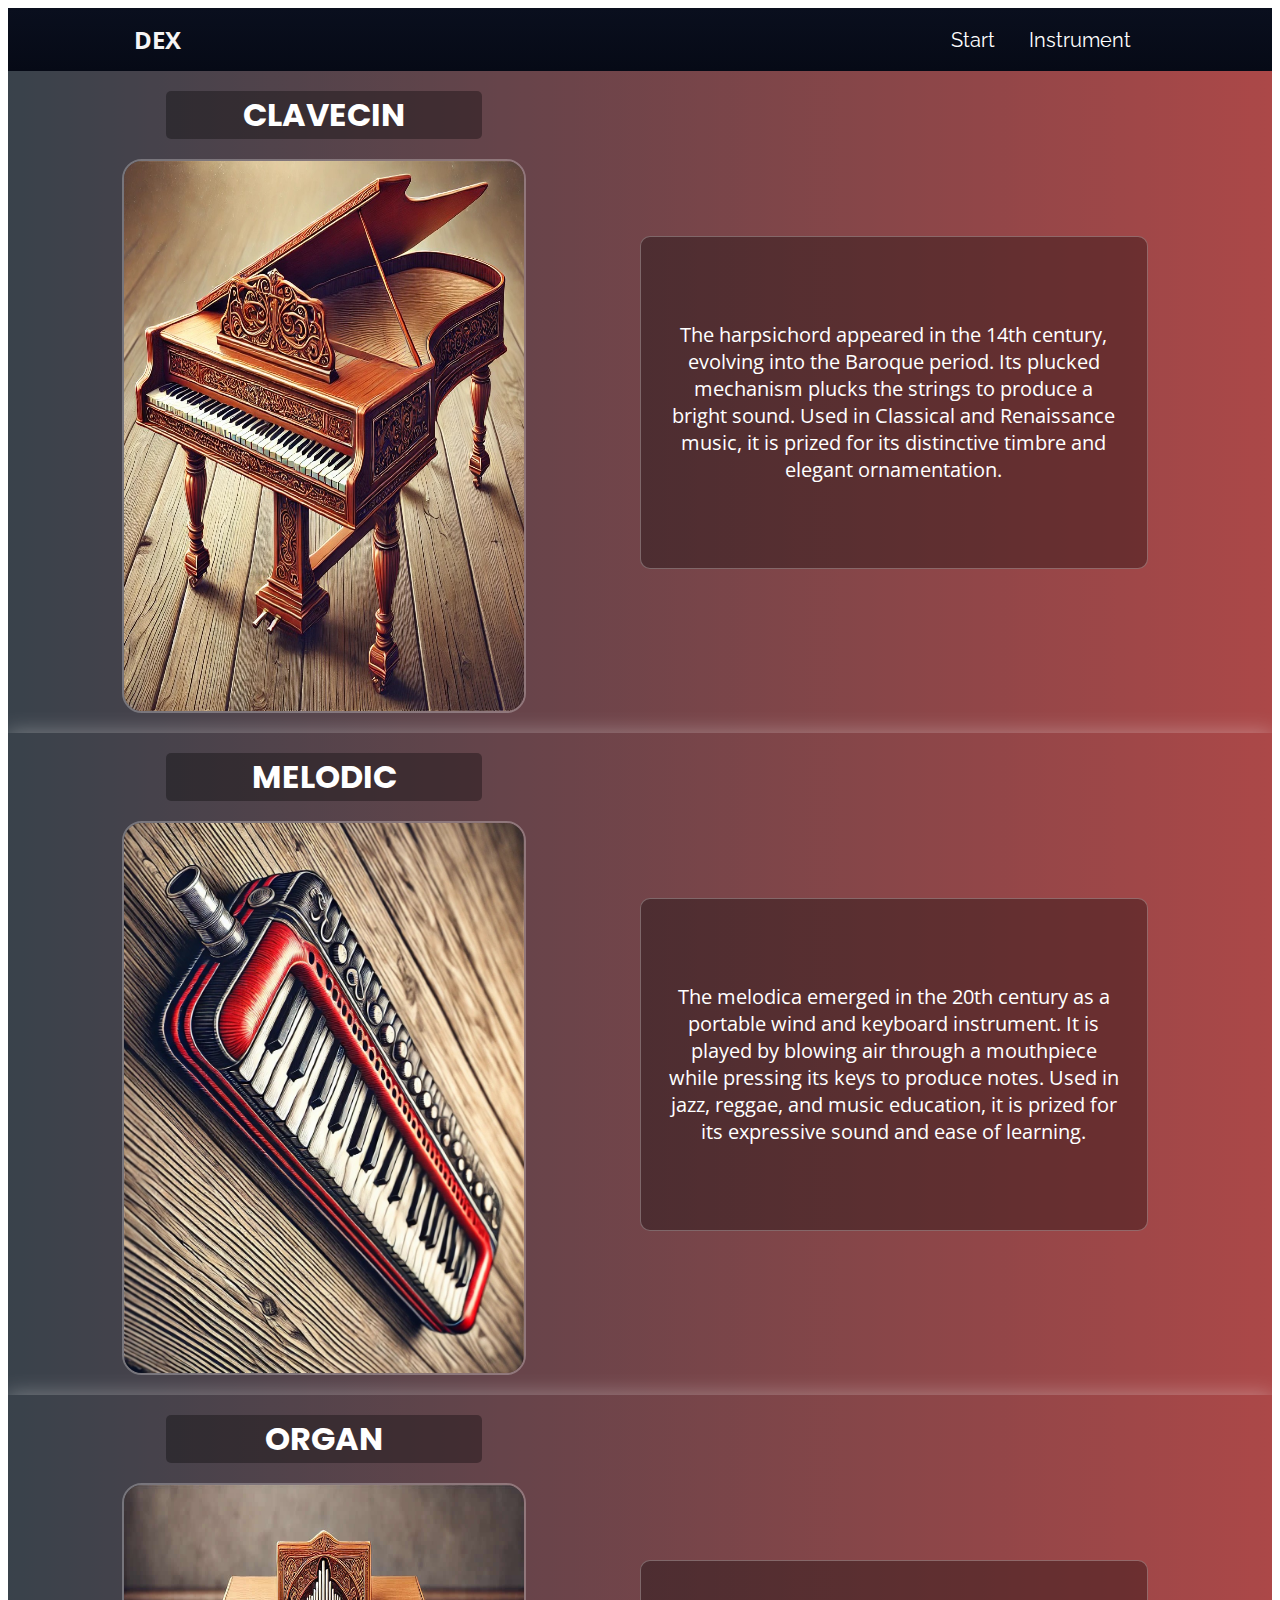
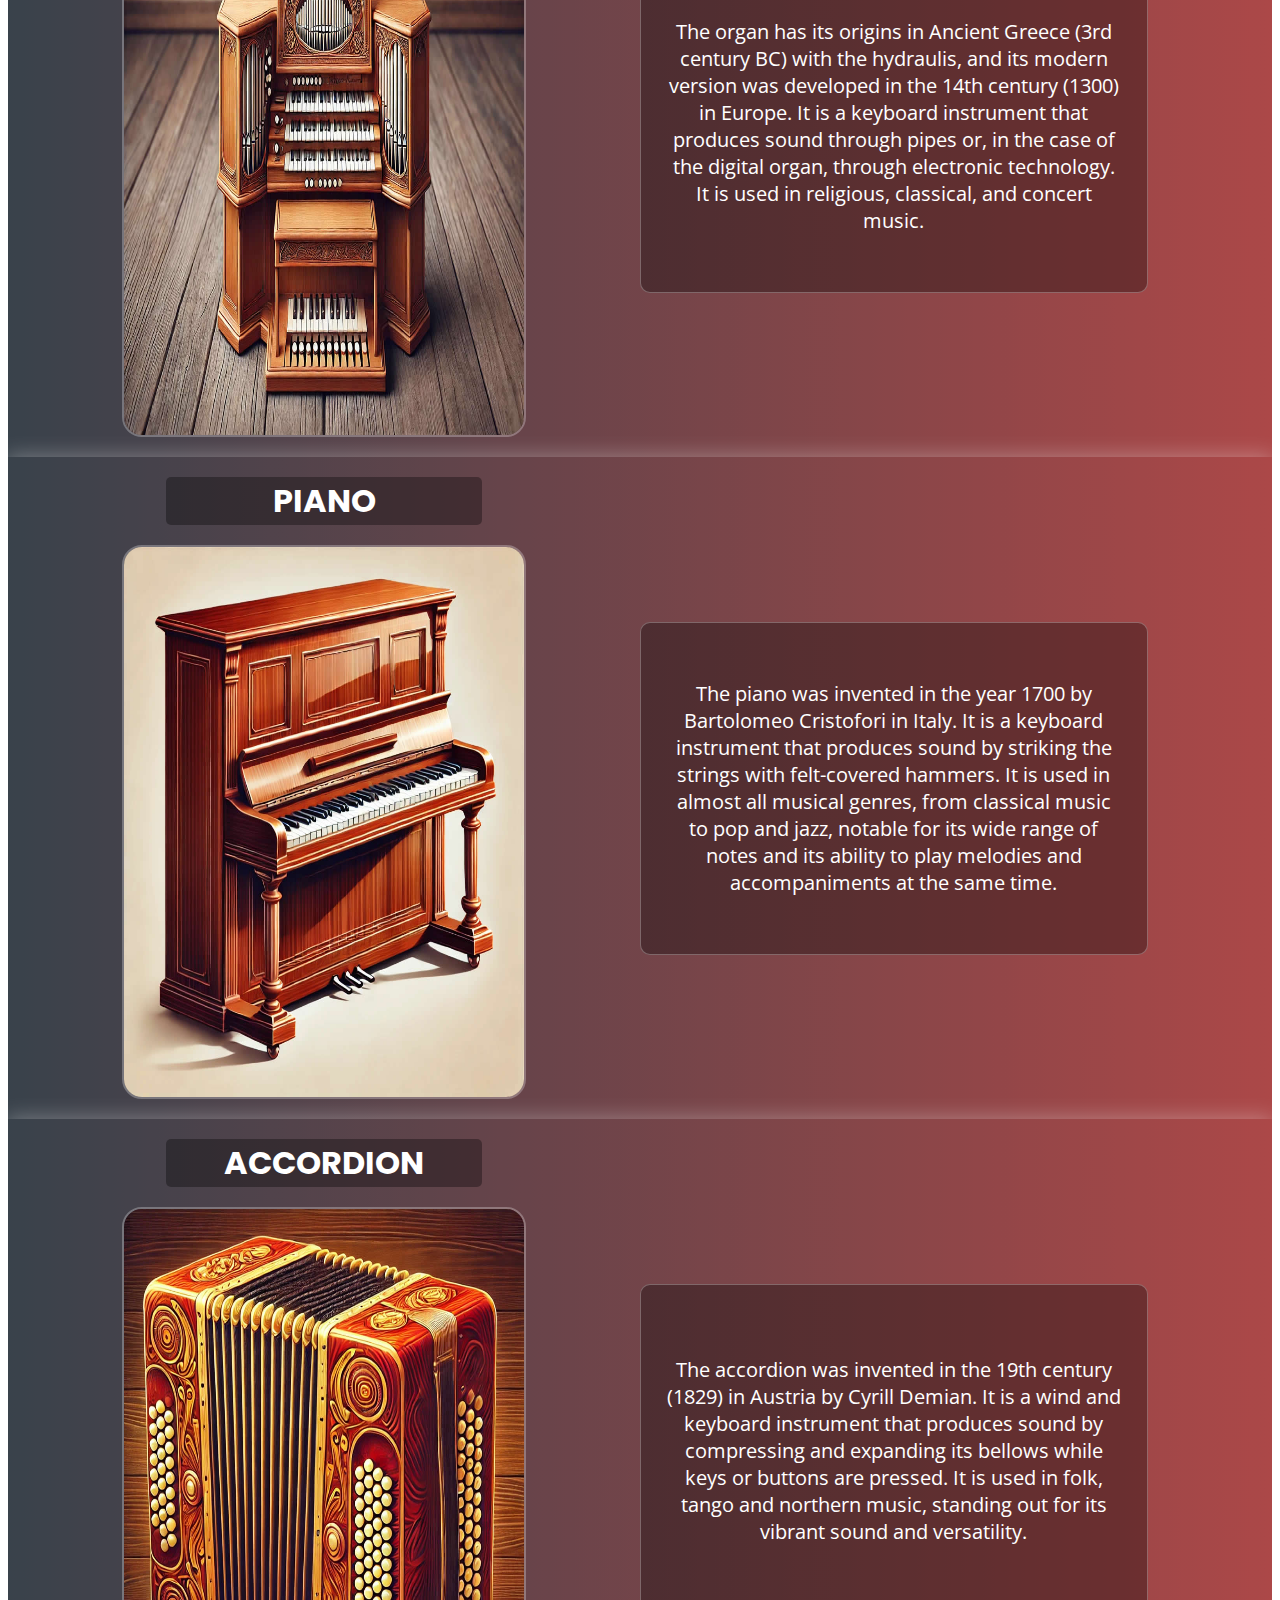
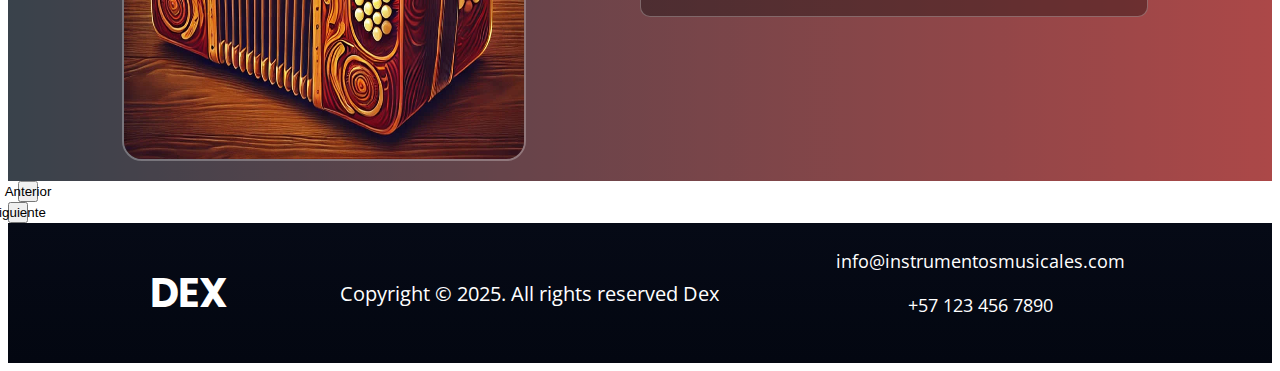
<file: html/teclado.html>
<!DOCTYPE html>
<html lang="en">

<head>
    <meta charset="UTF-8">
    <meta name="viewport" content="width=device-width, initial-scale=1.0">
    <title>KEYBOARD</title>
    <script src="https://cdn.jsdelivr.net/npm/@popperjs/core@2.9.2/dist/umd/popper.min.js"
        integrity="sha384-IQsoLXl5PILFhosVNubq5LC7Qb9DXgDA9i+tQ8Zj3iwWAwPtgFTxbJ8NT4GN1R8p"
        crossorigin="anonymous"></script>
    <script src="https://cdn.jsdelivr.net/npm/bootstrap@5.0.2/dist/js/bootstrap.min.js"
        integrity="sha384-cVKIPhGWiC2Al4u+LWgxfKTRIcfu0JTxR+EQDz/bgldoEyl4H0zUF0QKbrJ0EcQF"
        crossorigin="anonymous"></script>
    <link href="https://cdn.jsdelivr.net/npm/bootstrap@5.0.2/dist/css/bootstrap.min.css" rel="stylesheet"
        integrity="sha384-EVSTQN3/azprG1Anm3QDgpJLIm9Nao0Yz1ztcQTwFspd3yD65VohhpuuCOmLASjC" crossorigin="anonymous">

    <link rel="stylesheet"
        href="https://maxst.icons8.com/vue-static/landings/line-awesome/line-awesome/1.3.0/css/line-awesome.min.css">
    <link rel="stylesheet" href="/css/style_carrusel.css">
    <link rel="stylesheet" href="/css/style_global.css">
</head>

<body>
    <nav>
        <div class="con_nav">
            <div class="texto_nav">
                <p class="nombre_nav">DEX</p>
            </div>
            <div class="links">
                <a class="link1" href="/index.html">Start</a>
                <a class="link2" href="/index.html#seccion2">Instrument</a>
            </div>
        </div>
    </nav>

    <div id="carouselExampleControls" class="carousel slide" data-bs-touch="true" data-bs-ride="false">
        <div class="carousel-inner">
            <div class="carousel-item active">
                <div class="cont_prin">
                    <div class="contenido_cuerda">
                        <div class="colum1">
                            <h1>CLAVECIN</h1>
                            <div class="imagen">
                                <img height="450px" src="/img/teclado/clavecin.jpg" alt="">
                            </div>
                        </div>
                        <div class="colum2">
                            <div class="info">
                                <div class="texto">
                                    <p>
                                        The harpsichord appeared in the 14th century, evolving into the Baroque period.
                                        Its plucked mechanism plucks the strings to produce a bright sound. Used in
                                        Classical and Renaissance music, it is prized for its distinctive timbre and
                                        elegant ornamentation.
                                    </p>
                                </div>
                            </div>
                        </div>
                    </div>
                </div>
            </div>

            <div class="carousel-item">
                <div class="cont_prin">
                    <div class="contenido_cuerda">
                        <div class="colum1">
                            <h1>
                                MELODIC</h1>
                            <div class="imagen">
                                <img src="/img/teclado/melodica.jpg" alt="">
                            </div>
                        </div>
                        <div class="colum2">
                            <div class="info">
                                <div class="texto">
                                    <p>
                                        The melodica emerged in the 20th century as a portable wind and keyboard
                                        instrument. It is played by blowing air through a mouthpiece while pressing its
                                        keys to produce notes. Used in jazz, reggae, and music education, it is prized
                                        for its expressive sound and ease of learning.
                                    </p>
                                </div>
                            </div>
                        </div>
                    </div>
                </div>
            </div>

            <div class="carousel-item">
                <div class="cont_prin">
                    <div class="contenido_cuerda">
                        <div class="colum1">
                            <h1>ORGAN</h1>
                            <div class="imagen">
                                <img src="/img/teclado/organo.jpg" alt="">

                            </div>
                        </div>
                        <div class="colum2">
                            <div class="info">
                                <div class="texto">
                                    <p>
                                        The organ has its origins in Ancient Greece (3rd century BC) with the hydraulis,
                                        and its modern version was developed in the 14th century (1300) in Europe. It is
                                        a keyboard instrument that produces sound through pipes or, in the case of the
                                        digital organ, through electronic technology. It is used in religious,
                                        classical, and concert music.
                                    </p>
                                </div>
                            </div>
                        </div>
                    </div>
                </div>
            </div>

            <div class="carousel-item">
                <div class="cont_prin">
                    <div class="contenido_cuerda">
                        <div class="colum1">
                            <h1>PIANO</h1>
                            <div class="imagen">
                                <img src="/img/teclado/piano.jpg" alt="">
                            </div>
                        </div>
                        <div class="colum2">
                            <div class="info">
                                <div class="texto">
                                    <p>The piano was invented in the year 1700 by Bartolomeo Cristofori in Italy. It is
                                        a keyboard instrument that produces sound by striking the strings with
                                        felt-covered hammers. It is used in almost all musical genres, from classical
                                        music to pop and jazz, notable for its wide range of notes and its ability to
                                        play melodies and accompaniments at the same time.
                                    </p>
                                </div>
                            </div>
                        </div>
                    </div>
                </div>
            </div>

            <div class="carousel-item">
                <div class="cont_prin">
                    <div class="contenido_cuerda">
                        <div class="colum1">
                            <h1>ACCORDION</h1>
                            <div class="imagen">
                                <img src="/img/teclado/acordeon.jpg" alt="">
                            </div>
                        </div>
                        <div class="colum2">
                            <div class="info">
                                <div class="texto">
                                    <p>
                                        The accordion was invented in the 19th century (1829) in Austria by Cyrill
                                        Demian. It is a wind and keyboard instrument that produces sound by compressing
                                        and expanding its bellows while keys or buttons are pressed. It is used in folk,
                                        tango and northern music, standing out for its vibrant sound and versatility.
                                    </p>
                                </div>
                            </div>
                        </div>
                    </div>
                </div>
            </div>

            <button class="carousel-control-prev" type="button" data-bs-target="#carouselExampleControls"
                data-bs-slide="prev">
                <i class="las la-angle-left"></i>
                <span class="visually-hidden">Anterior</span>
            </button>
            <button class="carousel-control-next" type="button" data-bs-target="#carouselExampleControls"
                data-bs-slide="next">
                <i class="las la-angle-right"></i>
                <span class="visually-hidden">Siguiente</span>
            </button>
        </div>


        <footer>
            <div class="contenido_footer">
                <h1>DEX</h1>
                <div class="copy">
                    <p>Copyright © 2025. All rights reserved Dex</p>
                </div>
                <div class="link_footer">
                    <div class="contacto">
                        <a class="las la-envelope">
                            <p>info@instrumentosmusicales.com</p>
                        </a>
                        <a class="las la-phone">
                            <p>+57 123 456 7890</p>
                        </a>
                    </div>
                    <div class="redes">
                        <a href="" class="lab la-instagram"></a>
                        <a href="" class="lab la-facebook"></a>
                        <a href="" class="lab la-twitter"></a>
                        <a href="" class="lab la-youtube"></a>
                    </div>
                </div>
            </div>
    </div>
    </footer>
</body>

</html>
</file>
<file: css/index_style.css>
body {
    margin: 0;
    color: #fff;
    font-family: Arial, sans-serif;
}

html {
    scroll-behavior: smooth;
}

/* Estilo contenedor principal */
.contenedor_princ {
    text-align: center;
}

.seccion1 {
    display: flex;
    align-items: center;
    justify-content: center;
    height: 100vh;
    background: radial-gradient(circle, #2C3A5A 30%, #1F2A47 100%);
}

.cont1 {
    display: flex;
    flex-direction: column;
    align-items: center;
    justify-content: center;
    width: 100%;
    height: 98%;
    background: rgba(0, 0, 0, 0.116);
    box-shadow: 0 0 10px 10px rgba(255, 255, 255, 0.116);
    text-shadow: 1px 1px 3px rgb(0, 0, 0);
}

.titulo_sec1 {
    display: flex;
    justify-content: center;
    align-items: center;
    color: #ffffff;
    font-size: 25px;
    width: 70%;
    margin-bottom: 40px;

}

.overlay {
    display: flex;
    flex-direction: column;
    justify-content: center;
    align-items: center;
    width: 90%;
    height: 75%;
    border-radius: 10px;
}

.seccion1 a {
    font-size: 40px;
    text-decoration: none;
    color: white;
    animation: flecha 3s ease-in-out infinite;
}

@keyframes flecha {
    0% {
        transform: scale(1);
    }

    50% {
        transform: scale(1.3);
    }

    100% {
        transform: scale(1);
    }

}

.info_1 {
    width: 60%;
    font-size: 20px;
    background-color: red;
}

.shape-divider {
    width: 100%;
    height: 100%;
    overflow: hidden;
    z-index: 1;
}

.shape-divider svg {
    display: block;
    width: 100%;
    height: 100%;
}


.seccion2 {
    display: flex;
    flex-direction: column;
    justify-content: center;
    align-items: center;
    background: linear-gradient(180deg, #1A1A2E 0%, #16213E 100%);
    z-index: 1;
}

.titulo_sec2 {
    width: 50%;
    font-size: 25px;
    margin: 20px 0 0 0;
    color: #ffffff;
}

.info_2 {
    margin: 0px 0 25px 0;
    font-size: 20px;
    width: 80%;
}

/* Títulos h1 sin margen */
h1 {
    margin: 0px;
}

/* Contenedor de tarjetas */
.contenedor-cards {
    display: grid;
    grid-template-columns: 1fr 1fr;
    gap: 20px;
    width: 90%;
    margin-bottom: 30px;
    justify-items: center;
}

/* Estilos para cada tarjeta */
.card {
    border-radius: 10px;
    padding: 20px;
    text-align: center;
    box-shadow: 0 0 20px 10px rgba(90, 89, 89, 0.228);
    width: 50%;
    transition: 0.3s ease-in-out;
    background-color: #F5F5F5;
    border: 1px solid #ffffff;
}

.card:hover {
    transform: scale(1.02);
}

/* Imagen dentro de la tarjeta */
.imgen-card {
    border-radius: 8px;
    background-position: center;
    width: 100%;
    border-radius: 10px;
}

/* Estilo para botones */
.boton {
    background-color: #E94560;
    color: #F5F5F5;
    padding: 10px 15px;
    border-radius: 5px;
    text-decoration: none;
    margin-top: 10px;
    transition: 0.3s ease;

}

.boton:hover {
    background-color: #D83450;
    color: #fff;
}

h3 {
    color: #1A1A2E;
}


@media (max-width:500px) {

    .titulo_sec1 {
        font-size: 20px;
    }

    .contenedor-cards {
        grid-template-columns: 1fr;
    }

    .card {
        width: 80%;
    }

    .titulo_sec2 {
        display: flex;
        align-items: center;
        justify-content: center;
        width: 50%;
        font-size: 20px;
    }

    .shape-divider svg {
        width: 100%;
        height: 100%;
    }
}

@media (min-width:501px) and (max-width:800px) {

    .titulo_sec1 {
        font-size: 20px;
    }

    .contenedor-cards {
        grid-template-columns: 1fr 1fr;
    }

    .card {
        width: 80%;
    }

    .titulo_sec2 {
        display: flex;
        align-items: center;
        justify-content: center;
        width: 50%;
        font-size: 20px;
    }

    .shape-divider svg {
        width: 100%;
        height: 100%;
    }
}


@media (min-width:801px) and (max-width:900px) {

    .titulo_sec1 {
        font-size: 20px;
    }

    .contenedor-cards {
        grid-template-columns: 1fr 1fr;
    }

    .card {
        width: 80%;
    }

    .titulo_sec2 {
        display: flex;
        align-items: center;
        justify-content: center;
        width: 50%;
        font-size: 20px;
    }

    .shape-divider svg {
        width: 100%;
        height: 100%;
    }
}

@media (min-width:901px) and (max-width:1100px) {

    .titulo_sec1 {
        font-size: 20px;
    }

    .contenedor-cards {
        grid-template-columns: 1fr 1fr;
    }

    .card {
        width: 70%;
    }

    .titulo_sec2 {
        display: flex;
        align-items: center;
        justify-content: center;
        width: 50%;
        font-size: 20px;
    }

    .shape-divider svg {
        width: 100%;
        height: 100%;
    }
}
</file>
<file: css/style_global.css>
@import url('https://fonts.googleapis.com/css2?family=Montserrat:ital,wght@0,100..900;1,100..900&family=Open+Sans:ital,wght@0,300..800;1,300..800&family=Poppins:ital,wght@0,100;0,200;0,300;0,400;0,500;0,600;0,700;0,800;0,900;1,100;1,200;1,300;1,400;1,500;1,600;1,700;1,800;1,900&family=Raleway:ital,wght@0,100..900;1,100..900&display=swap');


/* ESTILO   */
nav {
    display: flex;
    justify-content: center;
    align-items: center;
    width: 100%;
    padding: 15px 0;
    position: sticky;
    top: 0;
    z-index: 2;
    background: linear-gradient(180deg, #0A0F1E 0%, #060A16 100%);
}

.con_nav {
    width: 80%;
    display: flex;
    justify-content: space-between;
    align-items: center;
}

.link1,
.link2,
.link3 {
    color: #fff;
    text-decoration: none;
    margin: 0 15px;
    font-size: 20px;
    transition: color 0.3s ease;
}

.texto_nav {
    display: flex;
    align-items: center;
    justify-content: center;
}

.nombre_nav {
    margin: 0;
    align-self: center;
    justify-content: center;
    font-size: 24px;
    font-weight: bold;
    color: #F5F5F5;
}

.links a:hover {
    color: #FFB400;
    border-bottom: 1px solid rgb(255, 255, 255);
}



/* FOOTER */

/* Pie de página */
footer {
    display: flex;
    align-items: center;
    justify-content: center;
    background: linear-gradient(180deg, #060A16 0%, #030711 100%);
    padding: 20px;
    text-align: center;
}

.contenido_footer {
    display: flex;
    align-items: center;
    justify-content: space-between;
    width: 80%;
}

.contenido_footer h1 {
    color: white;
    font-size: 40px;
}

.redes {
    margin: 20px 0;
}

.redes a {
    color: white;
    text-decoration: none;
    font-size: 25px;
    transition: .5s ease-in-out;
}

.redes a:hover {
    color: #FFB400;
}

.contacto {
    display: flex;
    flex-direction: column;
    row-gap: 20px;
}

.contacto a {
    display: flex;
    align-items: center;
    justify-content: center;
    color: white;
    text-decoration: none;
    font-size: 18px;
}

.contacto p {
    color: white;
    margin: 0 5px;
}

.copy {
    color: white;
    font-size: 20px;
}

h1 {
    font-family: "Poppins", sans-serif;
}

h3 {
    font-family: "Montserrat", sans-serif;
}

p {
    font-family: "Open Sans", sans-serif;
}

a {
    font-family: "Raleway", sans-serif;
}


@media (max-width:1024px) {

    /* RESPONSIVE NAV */
    .con_nav {
        display: flex;
        flex-direction: column;
        justify-content: center;
        align-items: center;
        width: 100%;
        gap: 20px;
    }

    .links {
        display: grid;
        grid-template-columns:1fr;
        justify-items: center;
        align-items: center;
        width: 100%;
    }

    .texto_nav {
        width: 100%;
        text-align: center;
    }

    /* RESPONSIVE FOOTER */
    .contenido_footer {
        display: flex;
        flex-direction: column;
        justify-content: center;
        align-items: center;
    }

    .copy {
        font-size: 15px;
        width: 100%;
    }

    a p{
        font-size: 15px;
    }

}

@media ((min-width:501px) and (max-width:900px)) {

    /* RESPONSIVE NAV */
    .con_nav {
        display: flex;
        flex-direction: column;
        justify-content: center;
        align-items: center;
        width: 100%;
    }

    .links {
        display: flex;
        align-items: center;
        justify-content: space-evenly;
        width: 100%;
    }

    .texto_nav {
        width: 100%;
        text-align: center;
    }

    /* RESPONSIVE FOOTER */

    footer{
        flex-direction: column;
    }
    .contenido_footer {
        flex-direction: column;
        justify-content: center;
        align-items: center;
    }

    .contacto{
        display: flex;
        flex-direction: column;
    }

    .copy {
        font-size: 18px;
        width: 100%;
    }

    a p{
        font-size: 18px;
    }

}
</file>
<file: css/style_carrusel.css>
body {
    height: 100%;
    background-color: rgba(255, 255, 255, 0.881);
}

.cont_prin {
    display: flex;
    align-items: center;
    justify-content: center;
}

.contenido_cuerda {
    display: grid;
    grid-template-columns: 1fr 1fr;
    justify-items: center;
    background: linear-gradient(to right, #556270, #ff6b6b);
    box-shadow: 0 0 20px 1px rgba(255, 255, 255, 0.322);
}

.colum1 {
    display: flex;
    justify-content: center;
    align-items: center;
    flex-direction: column;
    width: 100%;
    background: rgba(0, 0, 0, 0.326);
    color: white;
}

.colum2 {
    display: flex;
    justify-content: center;
    align-items: start;
    flex-direction: column;
    background: rgba(0, 0, 0, 0.326);
    width: 100%;
    color: white;
}

.imagen {
    display: flex;
    justify-content: center;
    align-items: center;
    border-radius: 20px;
}

img {
    width: 400px;
    height: 500px;
    border: 2px solid rgba(255, 255, 255, 0.274);
    border-radius: 20px;
    margin-bottom: 20px;
}


.info {
    display: flex;
    align-items: center;
    justify-content: center;
    width: 80%;
    height: 50%;
    font-size: 23px;
    text-align: center;
    color: white;
    background: rgba(0, 0, 0, 0.326);
    border-radius: 10px;
    border: 1px solid rgba(255, 255, 255, 0.274);
}

.texto {
    width: 90%;
}

i {
    animation: ani 2s ease-in infinite;
    color: rgb(236, 236, 236);
    font-size: 40px;
    transition: 2s ease-in-out;
}

.colum1 h1 {
    text-align: center;
    width: 50%;
    background: rgba(0, 0, 0, 0.326);
    border-radius: 5px;
    margin: 20px;
}

@media (max-width: 500px) {

    .cont_prin {
        height: auto;
    }

    .contenido_cuerda {
        grid-template-columns: 1fr;
        height: auto;
        width: 100%;
        border-radius: 0px;
    }

    .colum1,
    .colum2 {
        height: auto;
        border-radius: 0px;
        align-items: center;
    }

    .imagen img {
        max-width: 250px;
        height: 350px;
    }

    h1 {
        margin: 20px 0;
    }

    i {
        color: white;
        font-size: 25px;
    }

    .info {
        height: auto;
        margin: 20px 0;
    }

    .texto p {
        margin: 0;
        font-size: 20px;
    }

    .carousel-control-prev,
    .carousel-control-next {
        display: flex;
        width: 20px;
        justify-content: center;
    }

    .carousel-control-prev {
        margin-left: 10px;
    }

    .carousel-control-next {
        margin-right: 10px;
    }

    .texto {
        display: flex;
        align-items: center;
        justify-content: center;
        margin: 10px;
    }

}

@media ((min-width:501px) and (max-width: 800px)) {

    .cont_prin {
        height: auto;
    }

    .contenido_cuerda {
        grid-template-columns: 1fr;
        height: auto;
        width: 100%;
    }

    .colum1,
    .colum2 {
        height: auto;
        align-items: center;
    }

    h1 {
        margin: 20px 0;
    }

    .imagen img {
        max-width: 300px;
        height: 350px;
    }


    i {
        color: white;
        font-size: 25px;
    }

    .info {
        height: auto;
        margin: 20px 0;
    }

    .texto p {
        margin: 0;
        font-size: 20px;
    }

    .carousel-control-prev,
    .carousel-control-next {
        display: flex;
        width: 20px;
        justify-content: center;

    }

    .carousel-control-prev {
        margin-left: 10px;
    }

    .carousel-control-next {
        margin-right: 10px;
    }

    .texto {
        display: flex;
        align-items: center;
        justify-content: center;
        margin: 10px;
    }
}

@media ((min-width:801px) and (max-width: 1100px)) {

    .contenido_cuerda {
        grid-template-columns: 1fr;
        width: 100%;
    }

    .colum1,
    .colum2 {
        height: auto;
        align-items: center;
    }

    h1 {
        margin: 20px 0;
    }


    i {
        color: white;
        font-size: 25px;
    }

    .info {
        width: 70%;
        height: auto;
        margin: 20px 0;
    }

    .texto p {
        margin: 0;
        font-size: 20px;
    }

    .carousel-control-prev,
    .carousel-control-next {
        display: flex;
        width: 20px;
        justify-content: center;

    }

    .carousel-control-prev {
        margin-left: 10px;
    }

    .carousel-control-next {
        margin-right: 10px;
    }

    .texto {
        display: flex;
        align-items: center;
        justify-content: center;
        margin: 10px;
    }

}

@media ((min-width:1001px) and (max-width: 1200px)) {

    .cont_prin {
        height: auto;
    }

    .contenido_cuerda {
        grid-template-columns: 1fr;
        height: auto;
        width: 100%;
    }

    .colum1,
    .colum2 {
        height: auto;
        align-items: center;
    }


    h1 {
        margin: 20px 0;
    }

    i {
        color: white;
        font-size: 25px;
    }

    .info {
        width: 70%;
        height: auto;
        margin: 10px 0;
    }

    .texto p {
        margin: 0;
        font-size: 20px;
    }

    .carousel-control-prev,
    .carousel-control-next {
        display: flex;
        width: 20px;
        justify-content: center;

    }

    .carousel-control-prev {
        margin-left: 10px;
    }

    .carousel-control-next {
        margin-right: 10px;
    }

    .texto {
        display: flex;
        align-items: center;
        justify-content: center;
        margin: 10px;
    }

    img {
        height: auto;
    }
}

@media ((min-width:1201px) and (max-width: 1500px)) {

    .cont_prin {
        height: auto;
    }

    .contenido_cuerda {
        grid-template-columns: 1fr 1fr;
        height: auto;
        width: 100%;
    }

    .colum1,
    .colum2 {
        height: auto;
    }

    h1 {
        margin: 20px 0;
    }


    i {
        color: white;
        font-size: 25px;
    }

    .info {
        font-size: 23px;
        width: 80%;
    }


    .texto p {
        margin: 0;
        font-size: 20px;
    }

    .carousel-control-prev,
    .carousel-control-next {
        display: flex;
        width: 20px;
        justify-content: center;

    }

    .carousel-control-prev {
        margin-left: 10px;
    }

    .carousel-control-next {
        margin-right: 10px;
    }

    .texto {
        display: flex;
        align-items: center;
        justify-content: center;
        margin: 10px;
    }

    img {
        height: 550px;
    }
}

@media (min-width:1601px){
    .contenido_cuerda{
        min-height: 100vh;
        background-color: red;
    }

    .imagen img{
        width: 800px;
        height: auto;
    }

    .info{
        font-size: 40px;
    }
}
</file>
